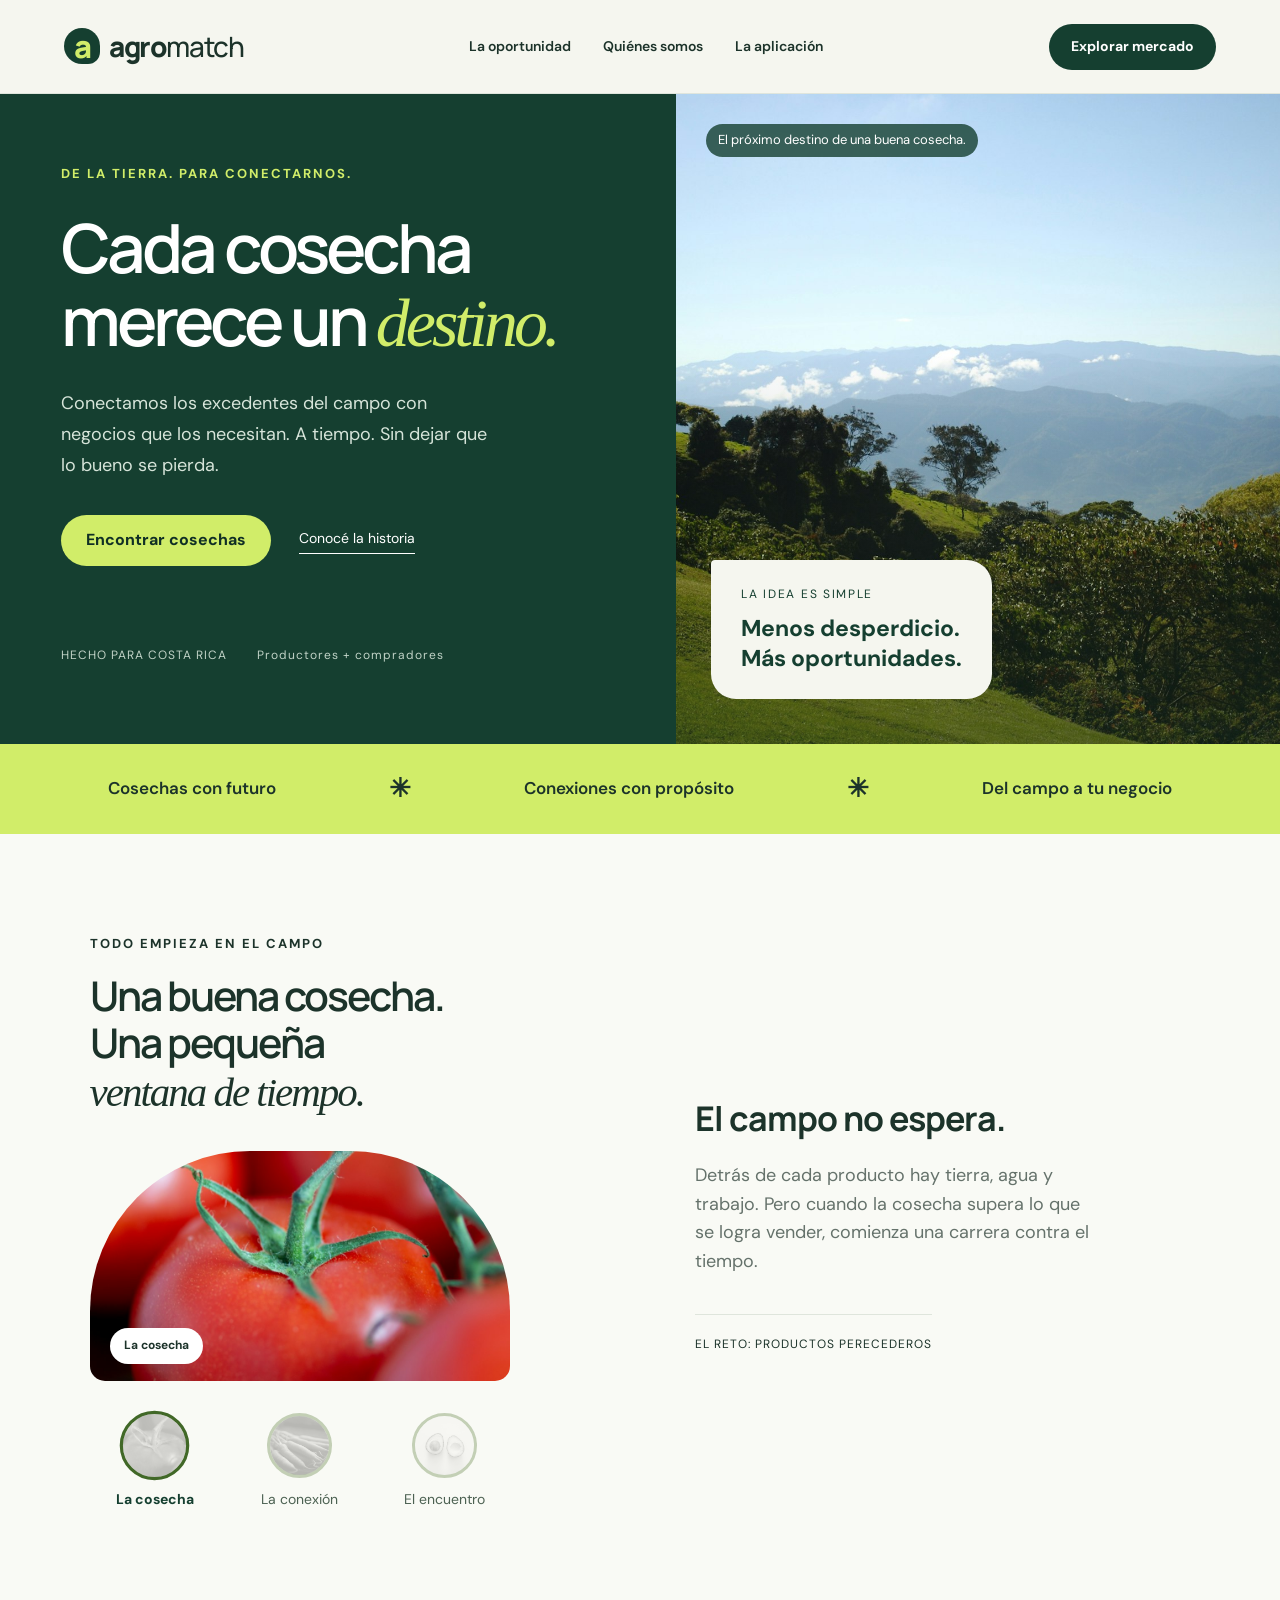
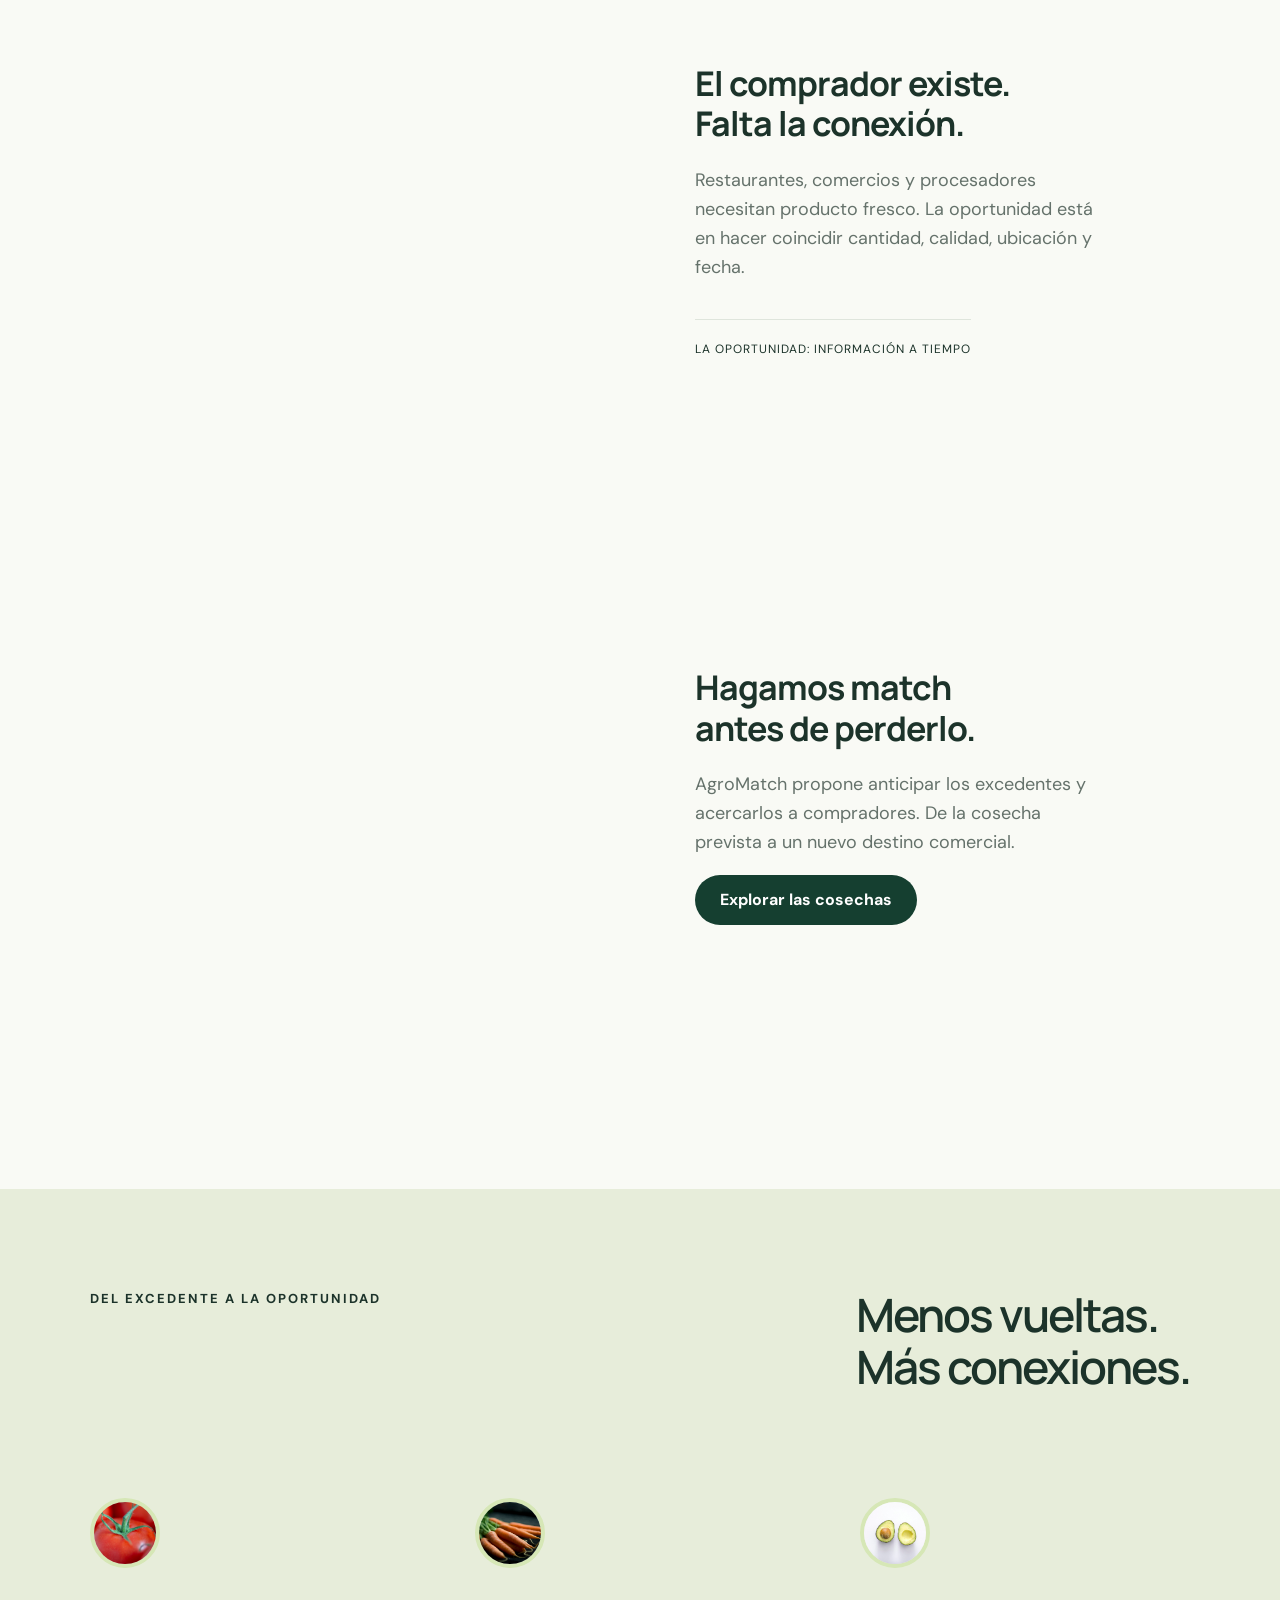
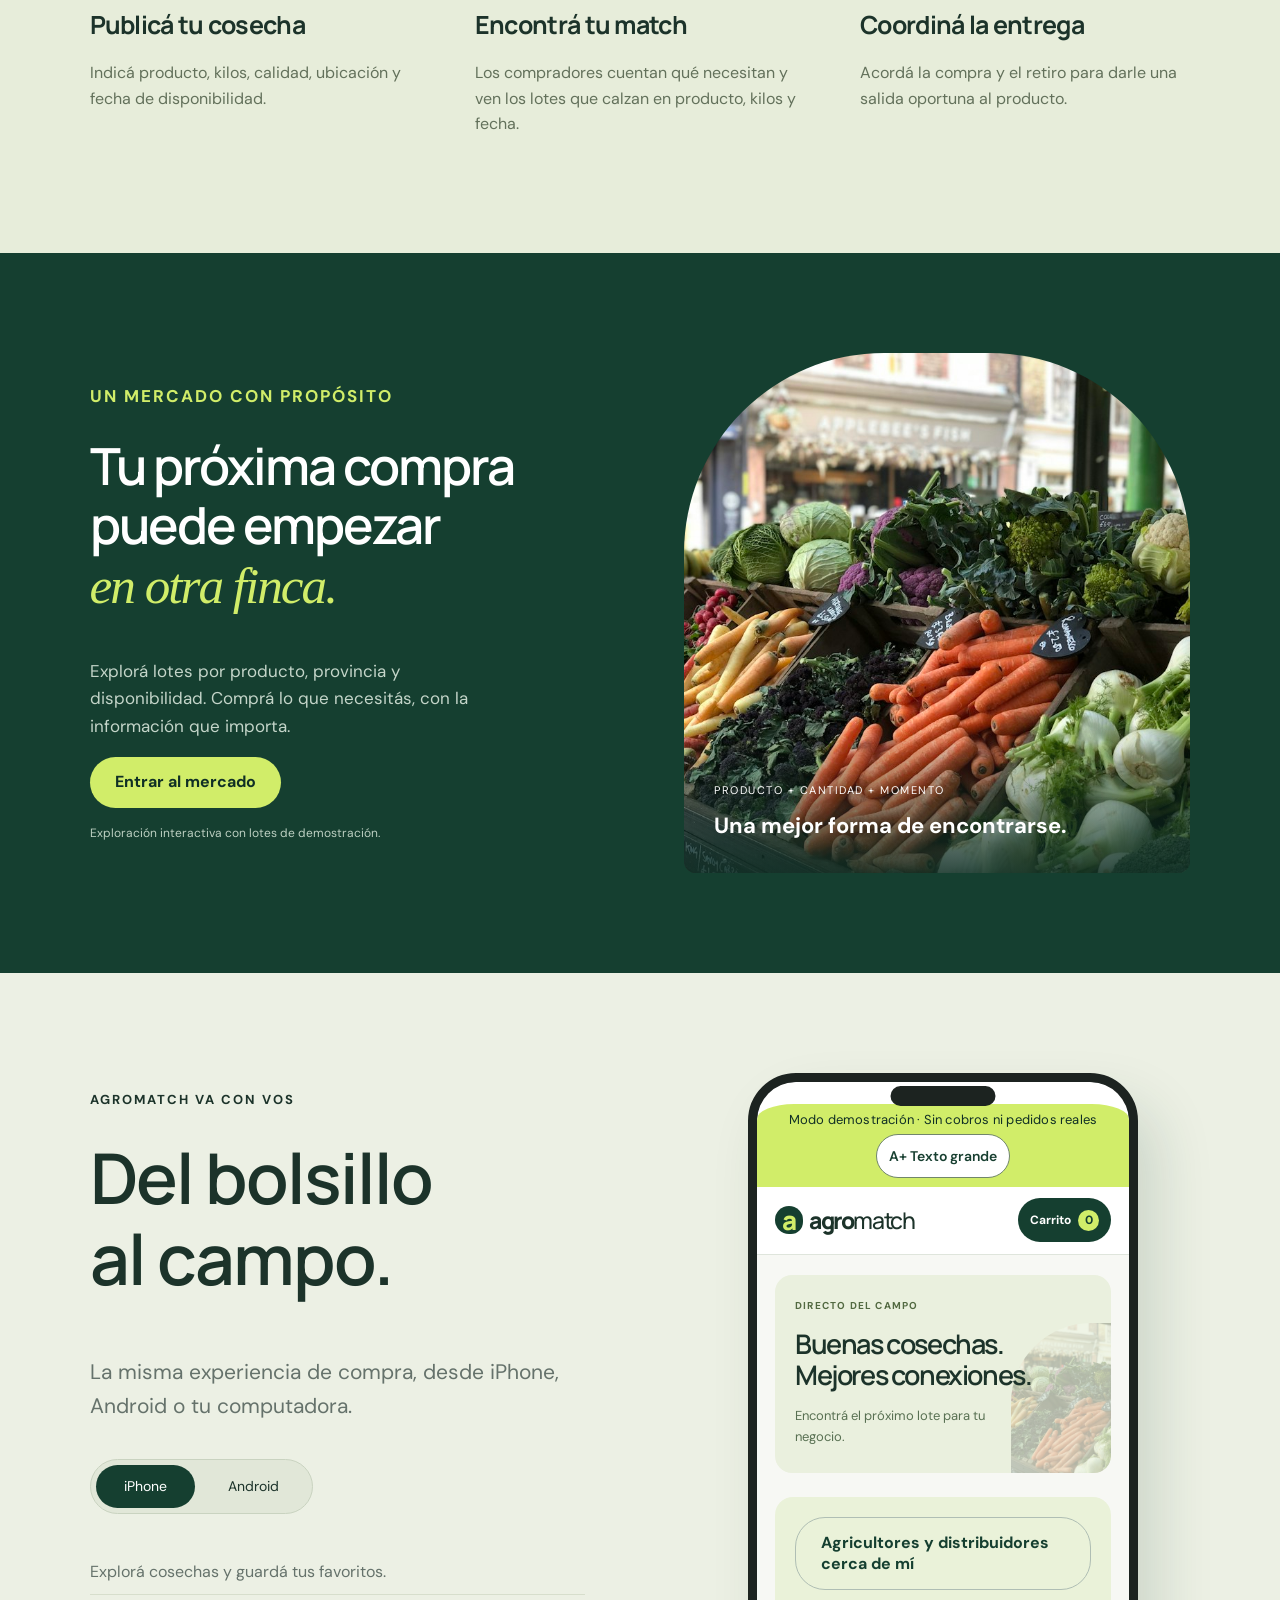
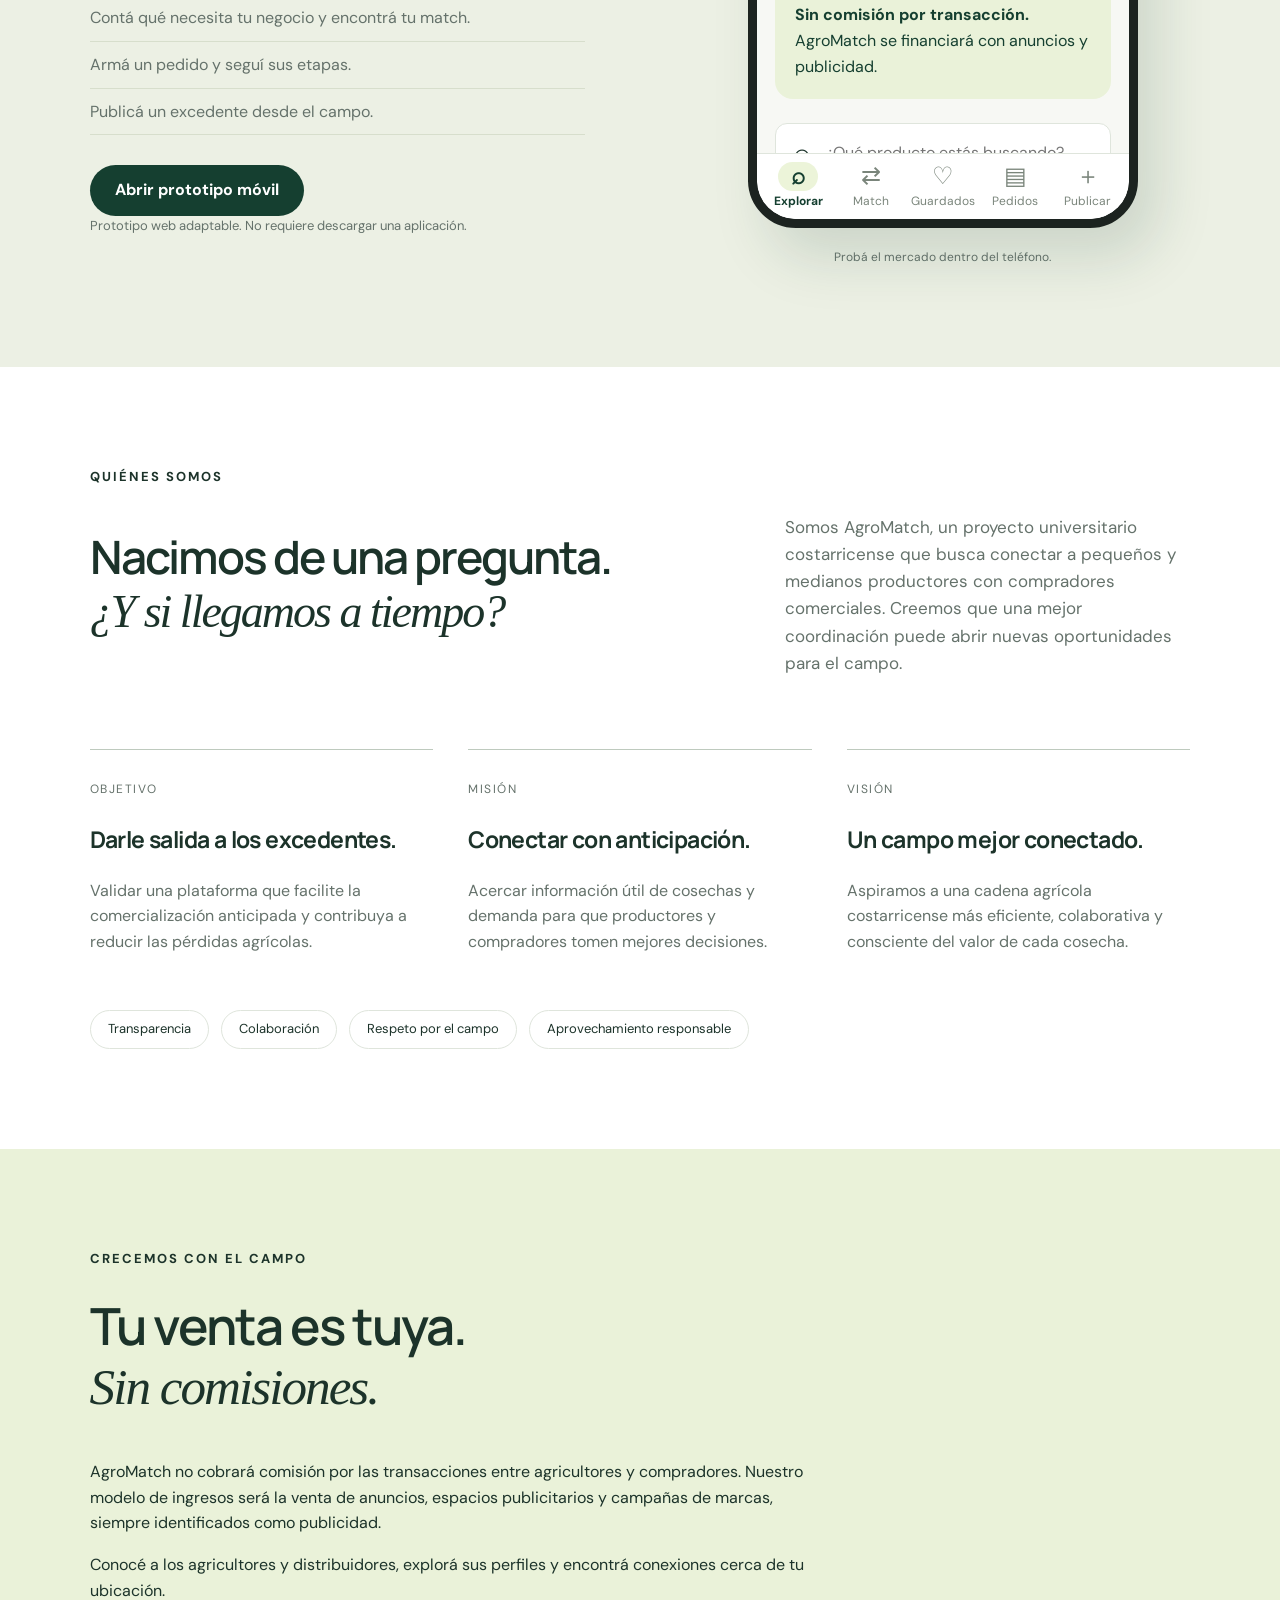
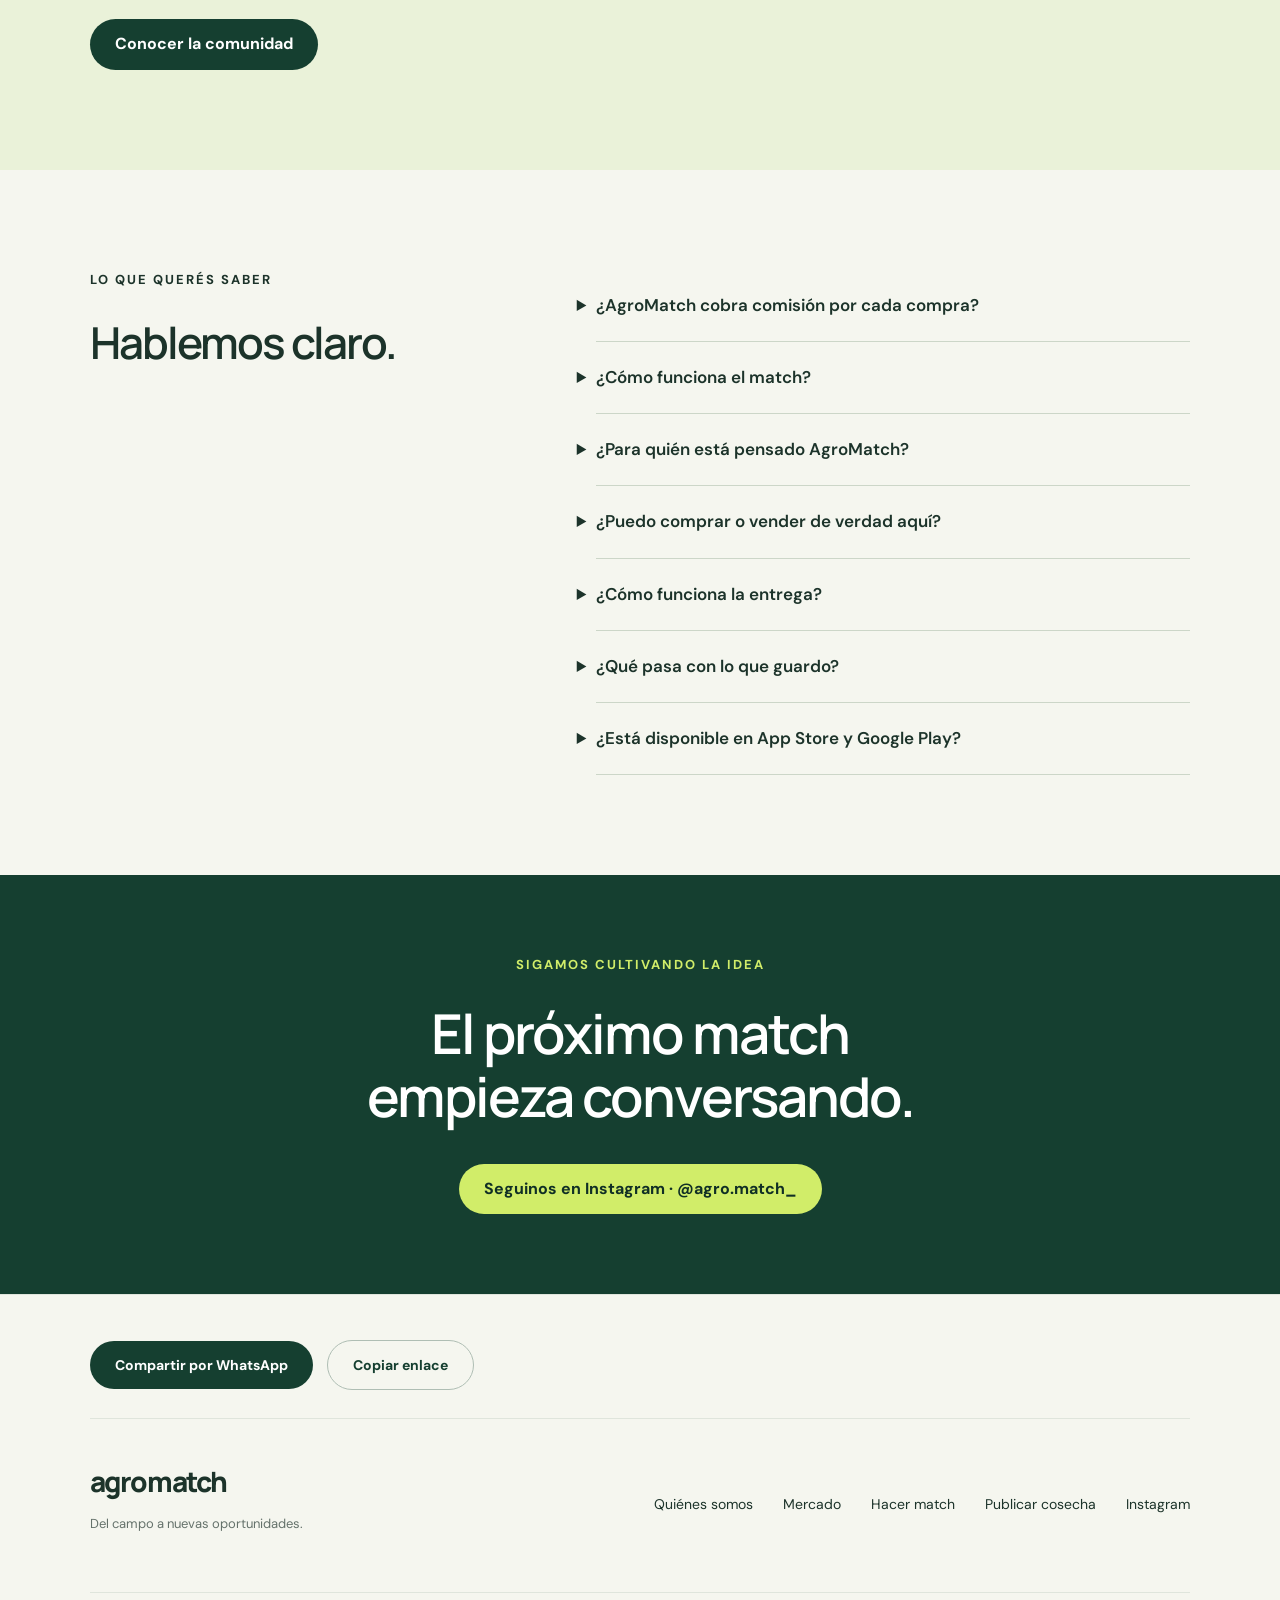
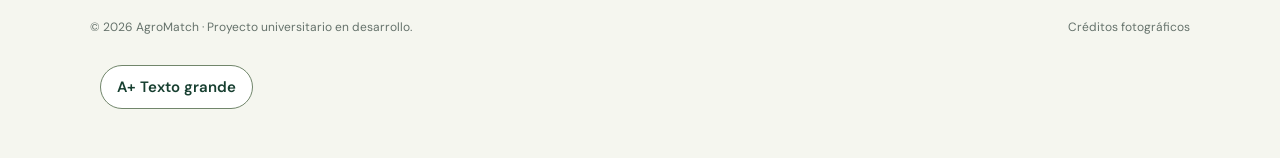
<file: index.html>
<!doctype html><html lang="es"><head><meta charset="utf-8"><meta name="viewport" content="width=device-width,initial-scale=1"><meta name="theme-color" content="#153f30"><meta name="description" content="AgroMatch conecta excedentes de cosecha con compradores comerciales en Costa Rica. Conocé el proyecto y explorá el mercado."><title>AgroMatch · Cada cosecha merece un destino</title>
<meta property="og:type" content="website">
<meta property="og:site_name" content="AgroMatch">
<meta property="og:locale" content="es_CR">
<meta property="og:title" content="AgroMatch · Cada cosecha merece un destino">
<meta property="og:description" content="Conectamos los excedentes del campo con negocios que los necesitan. Explorá cosechas de todo Costa Rica.">
<meta property="og:url" content="https://juan080305.github.io/agromatch/">
<meta property="og:image" content="https://juan080305.github.io/agromatch/imagenes/vista-previa.jpg">
<meta property="og:image:type" content="image/jpeg">
<meta property="og:image:width" content="1200">
<meta property="og:image:height" content="630">
<meta property="og:image:alt" content="AgroMatch: cada cosecha merece un destino">
<meta name="twitter:card" content="summary_large_image">
<meta name="mobile-web-app-capable" content="yes">
<meta name="apple-mobile-web-app-capable" content="yes">
<meta name="apple-mobile-web-app-title" content="AgroMatch">
<meta name="format-detection" content="telephone=no">
<link rel="icon" type="image/svg+xml" href="data:image/svg+xml,%3Csvg xmlns='http://www.w3.org/2000/svg' viewBox='0 0 64 64'%3E%3Crect width='64' height='64' rx='16' fill='%23153f30'/%3E%3Cpath d='M17 43 31 16h6l12 27h-9l-3-7H27l-3 7zm13-14h5l-2-6z' fill='%23d1ed69'/%3E%3C/svg%3E">
<link rel="icon" type="image/png" sizes="192x192" href="imagenes/iconos/icono-192.png">
<link rel="apple-touch-icon" href="imagenes/iconos/icono-apple.png">
<link rel="manifest" href="manifiesto.webmanifest">
<link rel="stylesheet" href="estilos.css"><link rel="stylesheet" href="accesibilidad.css"></head><body><a class="skip" href="#main">Ir al contenido</a><header class="site-nav"><a class="brand" href="index.html" aria-label="AgroMatch inicio"><span class="brand-icon">a</span>agro<span>match</span></a><nav aria-label="Principal"><a href="#historia">La oportunidad</a><a href="#nosotros">Quiénes somos</a><a href="#movil">La aplicación</a></nav><a class="button small" href="mercado.html">Explorar mercado</a></header><main id="main"><section class="hero"><div class="hero-copy"><p class="eyebrow">DE LA TIERRA. PARA CONECTARNOS.</p><h1>Cada cosecha<br>merece un <em>destino.</em></h1><p class="intro">Conectamos los excedentes del campo con negocios que los necesitan. A tiempo. Sin dejar que lo bueno se pierda.</p><div class="actions"><a class="button lime" href="mercado.html">Encontrar cosechas</a><a class="text-link" href="#historia">Conocé la historia</a></div><div class="hero-foot"><span>HECHO PARA COSTA RICA</span><span>Productores + compradores</span></div></div><div class="hero-visual"><span class="image-label">El próximo destino de una buena cosecha.</span><div class="floating-note"><span class="micro">LA IDEA ES SIMPLE</span><strong>Menos desperdicio.<br>Más oportunidades.</strong></div></div></section><section class="intro-strip"><span>Cosechas con futuro</span><b>✳</b><span>Conexiones con propósito</span><b>✳</b><span>Del campo a tu negocio</span></section><section class="story" id="historia"><div class="story-sticky"><p class="eyebrow">TODO EMPIEZA EN EL CAMPO</p><h2>Una buena cosecha.<br>Una pequeña<br><em>ventana de tiempo.</em></h2><div class="story-photo"><img src="imagenes/tomates.jpg" alt="Tomates maduros en racimo" loading="lazy"><span id="chapter-label">La cosecha</span></div><nav class="harvest-progress" aria-label="Recorrido de la cosecha"><button type="button" class="harvest-stop" data-story="0" aria-label="Ir a la cosecha"><span class="vegetable-circle"><img src="imagenes/tomates.jpg" alt=""><span class="vegetable-fill"><img src="imagenes/tomates.jpg" alt=""></span></span><span>La cosecha</span></button><button type="button" class="harvest-stop" data-story="1" aria-label="Ir a la conexión"><span class="vegetable-circle"><img src="imagenes/zanahorias.jpg" alt=""><span class="vegetable-fill"><img src="imagenes/zanahorias.jpg" alt=""></span></span><span>La conexión</span></button><button type="button" class="harvest-stop" data-story="2" aria-label="Ir a el encuentro"><span class="vegetable-circle"><img src="imagenes/aguacate.jpg" alt=""><span class="vegetable-fill"><img src="imagenes/aguacate.jpg" alt=""></span></span><span>El encuentro</span></button></nav></div><div class="story-chapters"><article data-chapter="La cosecha" class="reveal"><h3>El campo no espera.</h3><p>Detrás de cada producto hay tierra, agua y trabajo. Pero cuando la cosecha supera lo que se logra vender, comienza una carrera contra el tiempo.</p><span class="chapter-tag">El reto: productos perecederos</span></article><article data-chapter="La conexión" class="reveal"><h3>El comprador existe.<br>Falta la conexión.</h3><p>Restaurantes, comercios y procesadores necesitan producto fresco. La oportunidad está en hacer coincidir cantidad, calidad, ubicación y fecha.</p><span class="chapter-tag">La oportunidad: información a tiempo</span></article><article data-chapter="El encuentro" class="reveal"><h3>Hagamos match<br>antes de perderlo.</h3><p>AgroMatch propone anticipar los excedentes y acercarlos a compradores. De la cosecha prevista a un nuevo destino comercial.</p><a href="mercado.html" class="button">Explorar las cosechas</a></article></div></section>
<section class="how section" id="funciona"><div><p class="eyebrow">DEL EXCEDENTE A LA OPORTUNIDAD</p><h2>Menos vueltas.<br>Más conexiones.</h2></div><div class="steps"><article><img class="step-vegetable" src="imagenes/tomates.jpg" alt=""><h3>Publicá tu cosecha</h3><p>Indicá producto, kilos, calidad, ubicación y fecha de disponibilidad.</p></article><article><img class="step-vegetable" src="imagenes/zanahorias.jpg" alt=""><h3>Encontrá tu match</h3><p>Los compradores cuentan qué necesitan y ven los lotes que calzan en producto, kilos y fecha.</p></article><article><img class="step-vegetable" src="imagenes/aguacate.jpg" alt=""><h3>Coordiná la entrega</h3><p>Acordá la compra y el retiro para darle una salida oportuna al producto.</p></article></div></section>
<section class="market-teaser section"><div class="teaser-copy"><p class="eyebrow">UN MERCADO CON PROPÓSITO</p><h2>Tu próxima compra<br>puede empezar<br><em>en otra finca.</em></h2><p>Explorá lotes por producto, provincia y disponibilidad. Comprá lo que necesitás, con la información que importa.</p><a class="button lime" href="mercado.html">Entrar al mercado</a><small>Exploración interactiva con lotes de demostración.</small></div><div class="teaser-photo"><img src="imagenes/vegetales.jpg" alt="Variedad de vegetales frescos en un mercado" loading="lazy"><div class="photo-caption"><span>PRODUCTO + CANTIDAD + MOMENTO</span><strong>Una mejor forma de encontrarse.</strong></div></div></section>
<section class="section mobile-showcase" id="movil"><div><p class="eyebrow">AGROMATCH VA CON VOS</p><h2>Del bolsillo<br>al campo.</h2><p class="lead">La misma experiencia de compra, desde iPhone, Android o tu computadora.</p><div class="device-switch" role="group" aria-label="Elegir prototipo móvil"><button class="active" data-device="ios" aria-pressed="true">iPhone</button><button data-device="android" aria-pressed="false">Android</button></div><ul class="plain-list"><li>Explorá cosechas y guardá tus favoritos.</li><li>Contá qué necesita tu negocio y encontrá tu match.</li><li>Armá un pedido y seguí sus etapas.</li><li>Publicá un excedente desde el campo.</li></ul><a id="open-mobile" class="button" href="mercado.html?dispositivo=ios" target="_blank" rel="noopener">Abrir prototipo móvil</a><p class="fine">Prototipo web adaptable. No requiere descargar una aplicación.</p></div><div class="phone-area"><div class="phone ios" id="phone"><div class="phone-hardware" aria-hidden="true"></div><iframe id="app-preview" title="Prototipo interactivo de AgroMatch para iPhone" src="mercado.html?dispositivo=ios&amp;incrustado=1" loading="lazy"></iframe></div><span class="phone-caption">Probá el mercado dentro del teléfono.</span></div></section>
<section class="about section" id="nosotros"><p class="eyebrow">QUIÉNES SOMOS</p><div class="about-heading"><h2>Nacimos de una pregunta.<br><em>¿Y si llegamos a tiempo?</em></h2><p>Somos AgroMatch, un proyecto universitario costarricense que busca conectar a pequeños y medianos productores con compradores comerciales. Creemos que una mejor coordinación puede abrir nuevas oportunidades para el campo.</p></div><div class="purpose-grid"><article><span>OBJETIVO</span><h3>Darle salida a los excedentes.</h3><p>Validar una plataforma que facilite la comercialización anticipada y contribuya a reducir las pérdidas agrícolas.</p></article><article><span>MISIÓN</span><h3>Conectar con anticipación.</h3><p>Acercar información útil de cosechas y demanda para que productores y compradores tomen mejores decisiones.</p></article><article><span>VISIÓN</span><h3>Un campo mejor conectado.</h3><p>Aspiramos a una cadena agrícola costarricense más eficiente, colaborativa y consciente del valor de cada cosecha.</p></article></div><div class="values"><span>Transparencia</span><span>Colaboración</span><span>Respeto por el campo</span><span>Aprovechamiento responsable</span></div></section>
<section class="section community-promo"><p class="eyebrow">CRECEMOS CON EL CAMPO</p><h2>Tu venta es tuya.<br><em>Sin comisiones.</em></h2><p>AgroMatch no cobrará comisión por las transacciones entre agricultores y compradores. Nuestro modelo de ingresos será la venta de anuncios, espacios publicitarios y campañas de marcas, siempre identificados como publicidad.</p><p>Conocé a los agricultores y distribuidores, explorá sus perfiles y encontrá conexiones cerca de tu ubicación.</p><a class="button" href="comunidad.html">Conocer la comunidad</a></section><section class="section faq-section"><div><p class="eyebrow">LO QUE QUERÉS SABER</p><h2>Hablemos claro.</h2></div><div class="faq"><details><summary>¿AgroMatch cobra comisión por cada compra?</summary><p>No. AgroMatch no cobra comisión por transacción. Se financiará con anuncios y otras formas de publicidad claramente identificadas. Los eventuales costos de transporte o de proveedores de pago son independientes y deben informarse antes de confirmar una compra.</p></details><details><summary>¿Cómo funciona el match?</summary><p>Contás qué producto, cuántos kilos y para cuándo lo necesitás. AgroMatch compara tu solicitud con los lotes publicados y te muestra cuáles calzan en todo y qué le falta a los demás: kilos, fecha, provincia o precio. Los productores ven esas solicitudes y pueden publicar un lote para responderlas.</p></details><details><summary>¿Para quién está pensado AgroMatch?</summary><p>Para pequeños y medianos productores agrícolas y compradores comerciales: restaurantes, hoteles, comercios y procesadores.</p></details><details><summary>¿Puedo comprar o vender de verdad aquí?</summary><p>Esta versión es un prototipo. Podés recorrer el catálogo, publicar lotes de prueba y simular pedidos. No hay cobros, envíos ni transacciones reales.</p></details><details><summary>¿Cómo funciona la entrega?</summary><p>El modelo contempla coordinar el retiro entre productor y comprador. En el prototipo podés elegir retiro en finca y recorrer un seguimiento simulado.</p></details><details><summary>¿Qué pasa con lo que guardo?</summary><p>El carrito, favoritos, lotes y pedidos de prueba se guardan únicamente en este navegador. No se envían a productores ni se comparten con otros dispositivos. Podés borrarlos desde el mercado.</p></details><details><summary>¿Está disponible en App Store y Google Play?</summary><p>Por ahora se puede probar desde el navegador de iPhone y Android. Las vistas móviles muestran el recorrido propuesto; todavía no son aplicaciones publicadas en las tiendas.</p></details></div></section>
<section class="instagram-section"><p class="eyebrow">SIGAMOS CULTIVANDO LA IDEA</p><h2>El próximo match<br>empieza conversando.</h2><a class="button lime" href="https://www.instagram.com/agro.match_/" target="_blank" rel="noopener noreferrer">Seguinos en Instagram · @agro.match_</a></section>
</main><footer><div><a class="brand" href="index.html">agromatch</a><p>Del campo a nuevas oportunidades.</p></div><div class="footer-links"><a href="#nosotros">Quiénes somos</a><a href="mercado.html">Mercado</a><a href="mercado.html?vista=solicitudes">Hacer match</a><a href="mercado.html?vista=publicar">Publicar cosecha</a><a href="https://www.instagram.com/agro.match_/" target="_blank" rel="noopener noreferrer">Instagram</a></div><div class="footer-bottom"><span>© 2026 AgroMatch · Proyecto universitario en desarrollo.</span><span><a href="creditos.html">Créditos fotográficos</a></span></div></footer><script src="inicio.js"></script><script src="accesibilidad.js"></script></body></html>
</file>
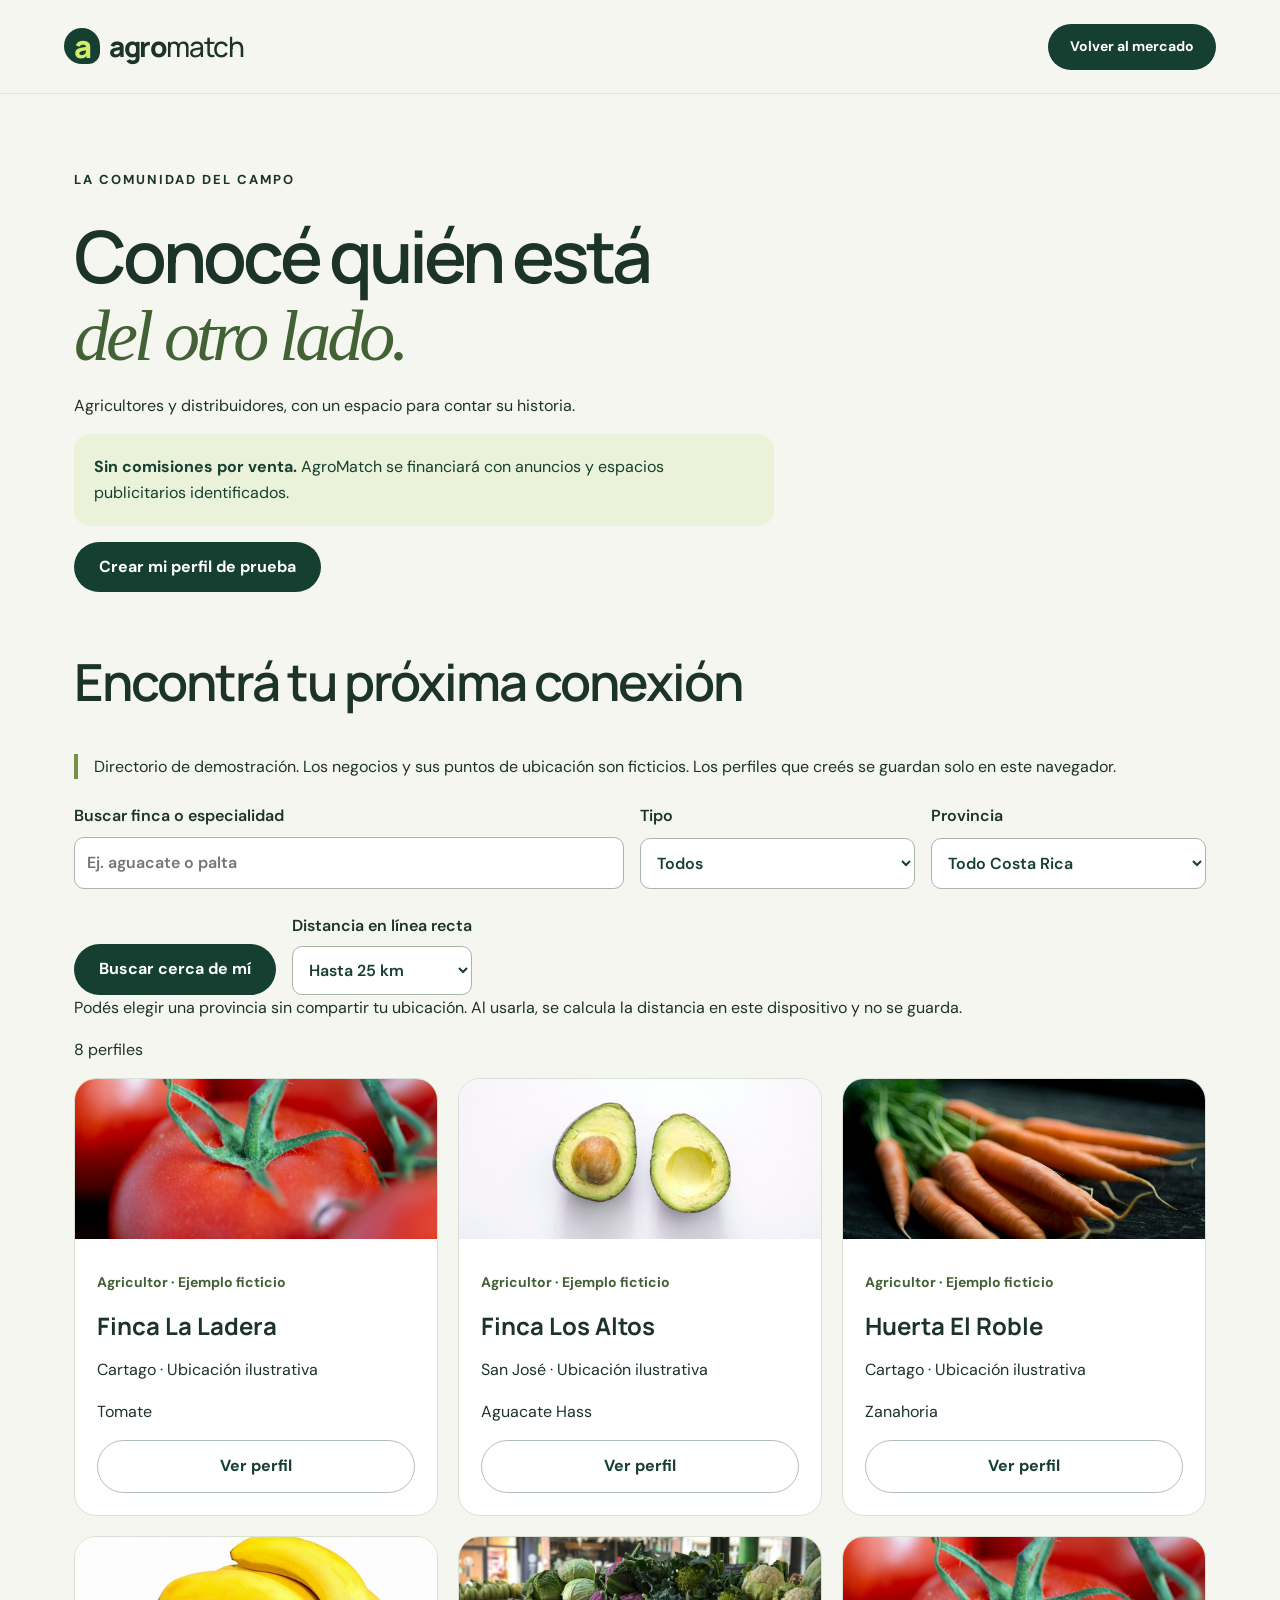
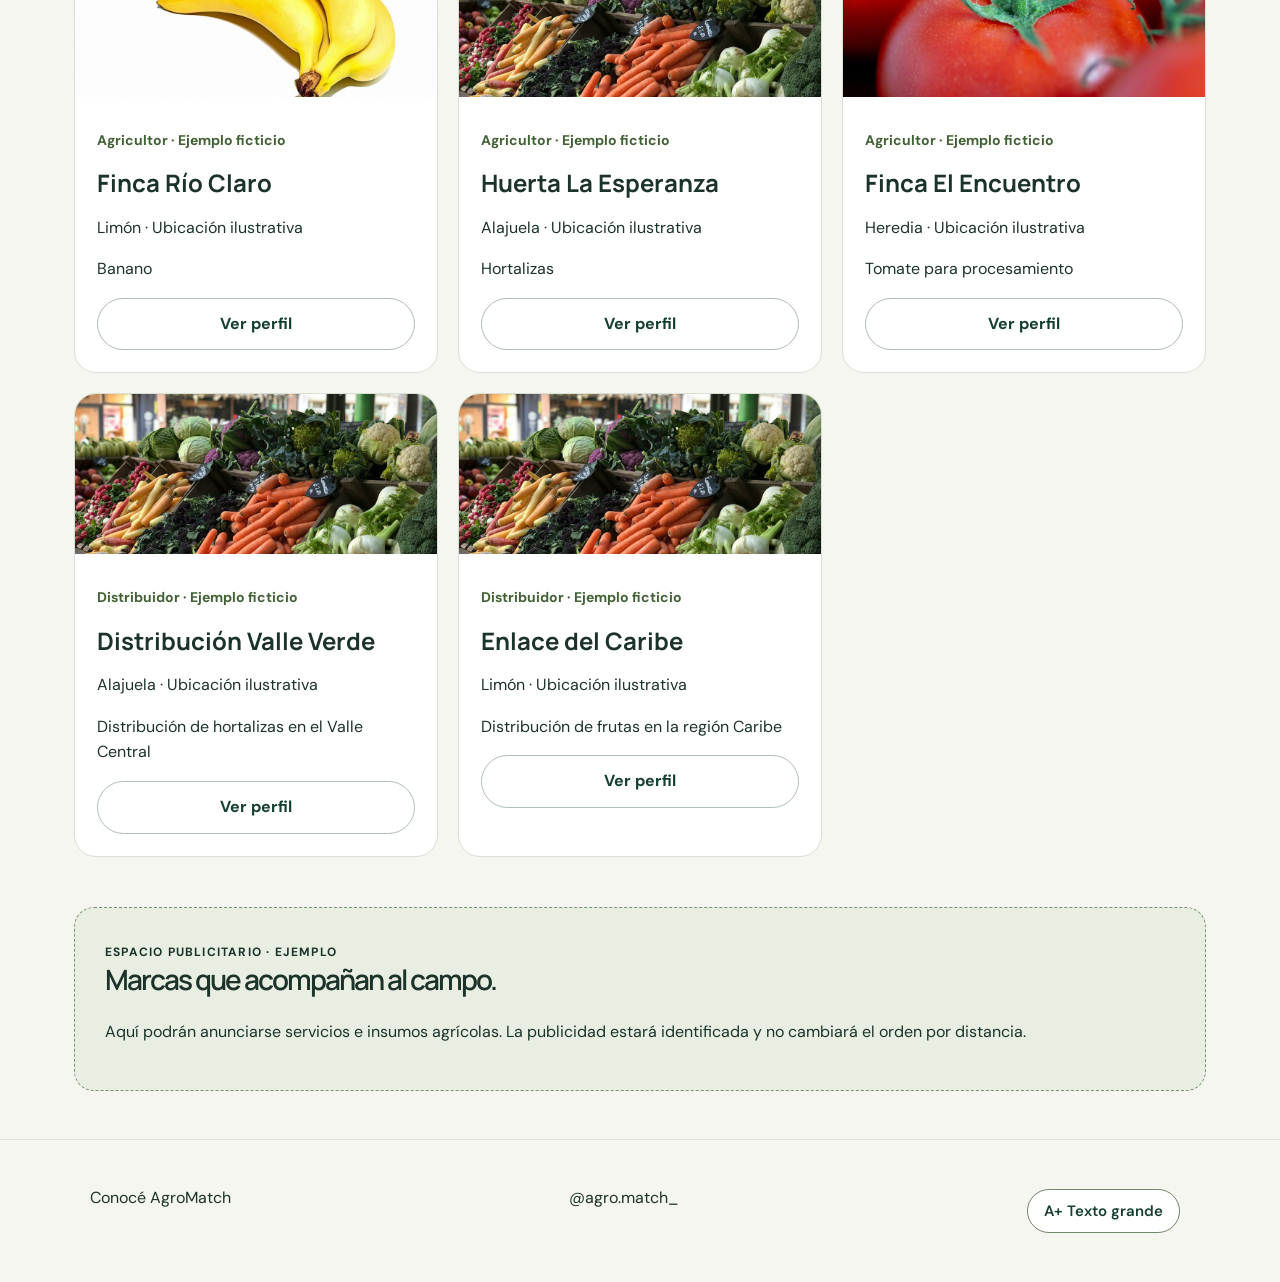
<file: comunidad.html>
<!doctype html>
<html lang="es"><head><meta charset="utf-8"><meta name="viewport" content="width=device-width,initial-scale=1"><meta name="theme-color" content="#153f30"><meta name="description" content="Conocé a los agricultores y distribuidores de AgroMatch, explorá sus perfiles y encontrá conexiones cerca de vos."><title>La comunidad del campo · AgroMatch</title>
<meta property="og:type" content="website">
<meta property="og:site_name" content="AgroMatch">
<meta property="og:locale" content="es_CR">
<meta property="og:title" content="La comunidad del campo · AgroMatch">
<meta property="og:description" content="Agricultores y distribuidores con un espacio para contar su historia. Sin comisiones por venta.">
<meta property="og:url" content="https://juan080305.github.io/agromatch/comunidad.html">
<meta property="og:image" content="https://juan080305.github.io/agromatch/imagenes/vista-previa.jpg">
<meta property="og:image:type" content="image/jpeg">
<meta property="og:image:width" content="1200">
<meta property="og:image:height" content="630">
<meta property="og:image:alt" content="AgroMatch: cada cosecha merece un destino">
<meta name="twitter:card" content="summary_large_image">
<meta name="mobile-web-app-capable" content="yes">
<meta name="apple-mobile-web-app-capable" content="yes">
<meta name="apple-mobile-web-app-title" content="AgroMatch">
<meta name="format-detection" content="telephone=no">
<link rel="icon" type="image/png" sizes="192x192" href="imagenes/iconos/icono-192.png">
<link rel="apple-touch-icon" href="imagenes/iconos/icono-apple.png">
<link rel="manifest" href="manifiesto.webmanifest">
<link rel="stylesheet" href="estilos.css"><link rel="stylesheet" href="accesibilidad.css"><link rel="stylesheet" href="comunidad.css"></head>
<body><a class="skip" href="#main">Ir a la comunidad</a><header class="site-nav"><a class="brand" href="index.html" aria-label="AgroMatch inicio"><span class="brand-icon">a</span>agro<span>match</span></a><a class="button small" href="mercado.html">Volver al mercado</a></header>
<main id="main" class="community-main"><section class="community-hero"><p class="eyebrow">LA COMUNIDAD DEL CAMPO</p><h1>Conocé quién está<br><em>del otro lado.</em></h1><p>Agricultores y distribuidores, con un espacio para contar su historia.</p><p class="commission-note"><strong>Sin comisiones por venta.</strong> AgroMatch se financiará con anuncios y espacios publicitarios identificados.</p><button class="button" id="create-profile">Crear mi perfil de prueba</button></section>
<section class="directory" aria-labelledby="directory-title"><h2 id="directory-title">Encontrá tu próxima conexión</h2><p class="demo-notice">Directorio de demostración. Los negocios y sus puntos de ubicación son ficticios. Los perfiles que creés se guardan solo en este navegador.</p><div class="directory-filters"><label>Buscar finca o especialidad<input id="directory-search" type="search" placeholder="Ej. aguacate o palta"></label><label>Tipo<select id="directory-role"><option value="">Todos</option><option>Agricultor</option><option>Distribuidor</option></select></label><label>Provincia<select id="directory-province"><option value="">Todo Costa Rica</option><option>Cartago</option><option>Alajuela</option><option>San José</option><option>Heredia</option><option>Guanacaste</option><option>Puntarenas</option><option>Limón</option></select></label></div>
<div class="nearby-controls"><button class="button" id="locate">Buscar cerca de mí</button><label>Distancia en línea recta<select id="radius"><option value="25">Hasta 25 km</option><option value="50">Hasta 50 km</option><option value="100">Hasta 100 km</option><option value="all">Sin límite</option></select></label><button class="button outline" id="clear-location" hidden>Dejar de usar mi ubicación</button></div><p id="location-status" role="status">Podés elegir una provincia sin compartir tu ubicación. Al usarla, se calcula la distancia en este dispositivo y no se guarda.</p>
<div class="nearby-map" id="nearby-map" hidden><h3>Alrededor de vos</h3><p>Esquema de distancias, no un mapa de rutas. Los puntos de muestra no son destinos reales.</p><svg id="radar" viewBox="0 0 400 280" role="img" aria-label="Distribución aproximada de los perfiles cercanos"></svg></div>
<p id="directory-count" role="status"></p><div id="directory-grid" class="directory-grid"></div></section>
<aside class="ad-example"><span>ESPACIO PUBLICITARIO · EJEMPLO</span><h2>Marcas que acompañan al campo.</h2><p>Aquí podrán anunciarse servicios e insumos agrícolas. La publicidad estará identificada y no cambiará el orden por distancia.</p></aside></main>
<dialog id="profile-dialog" aria-labelledby="profile-title"><button class="close-profile" aria-label="Cerrar perfil">×</button><div id="profile-content"></div></dialog>
<dialog id="edit-dialog" aria-labelledby="edit-title"><button class="close-profile" aria-label="Cerrar formulario">×</button><h2 id="edit-title">Mi perfil de prueba</h2><form id="profile-form"><input name="id" type="hidden"><label>Nombre de la finca o distribuidor<input name="name" maxlength="60" required></label><label>Tipo<select name="role"><option>Agricultor</option><option>Distribuidor</option></select></label><label>Provincia<select name="province"><option>Cartago</option><option>Alajuela</option><option>San José</option><option>Heredia</option><option>Guanacaste</option><option>Puntarenas</option><option>Limón</option></select></label><label>Zona o comunidad<input name="zone" maxlength="80" placeholder="Ej. Paraíso"></label><label>Productos o servicios<input name="specialty" maxlength="160" required placeholder="Ej. hortalizas; distribución regional"></label><label>Sobre tu trabajo<textarea name="bio" maxlength="500" rows="3" required></textarea></label><label>Condiciones de entrega<textarea name="delivery" maxlength="200" rows="2" required placeholder="Retiro coordinado o zonas de distribución"></textarea></label><details><summary>Ubicación opcional para aparecer por distancia</summary><p>Usá coordenadas de prueba. Sin coordenadas, tu perfil aparecerá por provincia.</p><label>Latitud<input name="lat" type="number" min="-90" max="90" step="any"></label><label>Longitud<input name="lng" type="number" min="-180" max="180" step="any"></label></details><p>No ingresés datos sensibles. Esto no crea una cuenta ni publica el perfil para otras personas.</p><button type="submit" class="button">Guardar perfil</button><p id="profile-error" role="alert"></p></form></dialog>
<footer><a href="index.html">Conocé AgroMatch</a><a href="https://www.instagram.com/agro.match_/" target="_blank" rel="noopener noreferrer">@agro.match_</a></footer><script src="diccionario-busqueda.js"></script><script src="comunidad.js"></script><script src="accesibilidad.js"></script></body></html>
</file>
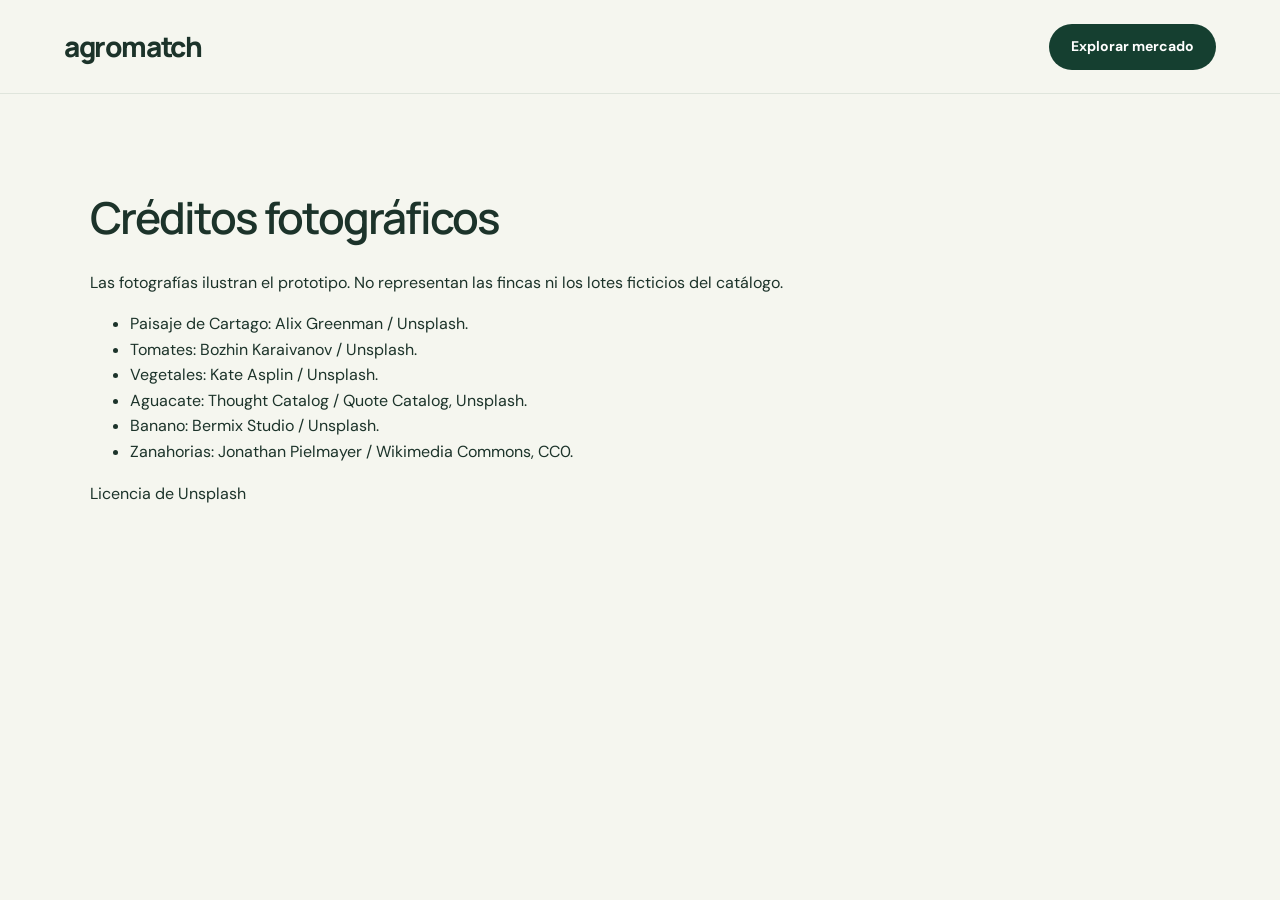
<file: creditos.html>
<!doctype html><html lang="es"><head><meta charset="utf-8"><meta name="viewport" content="width=device-width,initial-scale=1"><title>Créditos · AgroMatch</title><meta name="theme-color" content="#153f30"><link rel="icon" type="image/png" sizes="192x192" href="imagenes/iconos/icono-192.png"><link rel="apple-touch-icon" href="imagenes/iconos/icono-apple.png"><link rel="stylesheet" href="estilos.css"></head><body><header class="site-nav"><a class="brand" href="index.html">agromatch</a><a class="button small" href="mercado.html">Explorar mercado</a></header><main class="section"><h1 style="font-size:44px;letter-spacing:-2px">Créditos fotográficos</h1><p>Las fotografías ilustran el prototipo. No representan las fincas ni los lotes ficticios del catálogo.</p><ul><li><a href="https://unsplash.com/photos/aZoDrxdGG_A">Paisaje de Cartago: Alix Greenman / Unsplash.</a></li><li><a href="https://unsplash.com/photos/VyOc9n2YdAI">Tomates: Bozhin Karaivanov / Unsplash.</a></li><li><a href="https://unsplash.com/photos/Kljrykekuwo">Vegetales: Kate Asplin / Unsplash.</a></li><li><a href="https://unsplash.com/photos/EMX1eJ1BcgU">Aguacate: Thought Catalog / Quote Catalog, Unsplash.</a></li><li><a href="https://unsplash.com/photos/rn5WvCDqLsA">Banano: Bermix Studio / Unsplash.</a></li><li><a href="https://commons.wikimedia.org/wiki/File:Fresh_Carrots_(Unsplash).jpg">Zanahorias: Jonathan Pielmayer / Wikimedia Commons, CC0.</a></li></ul><p><a href="https://unsplash.com/license">Licencia de Unsplash</a></p></main></body></html>
</file>
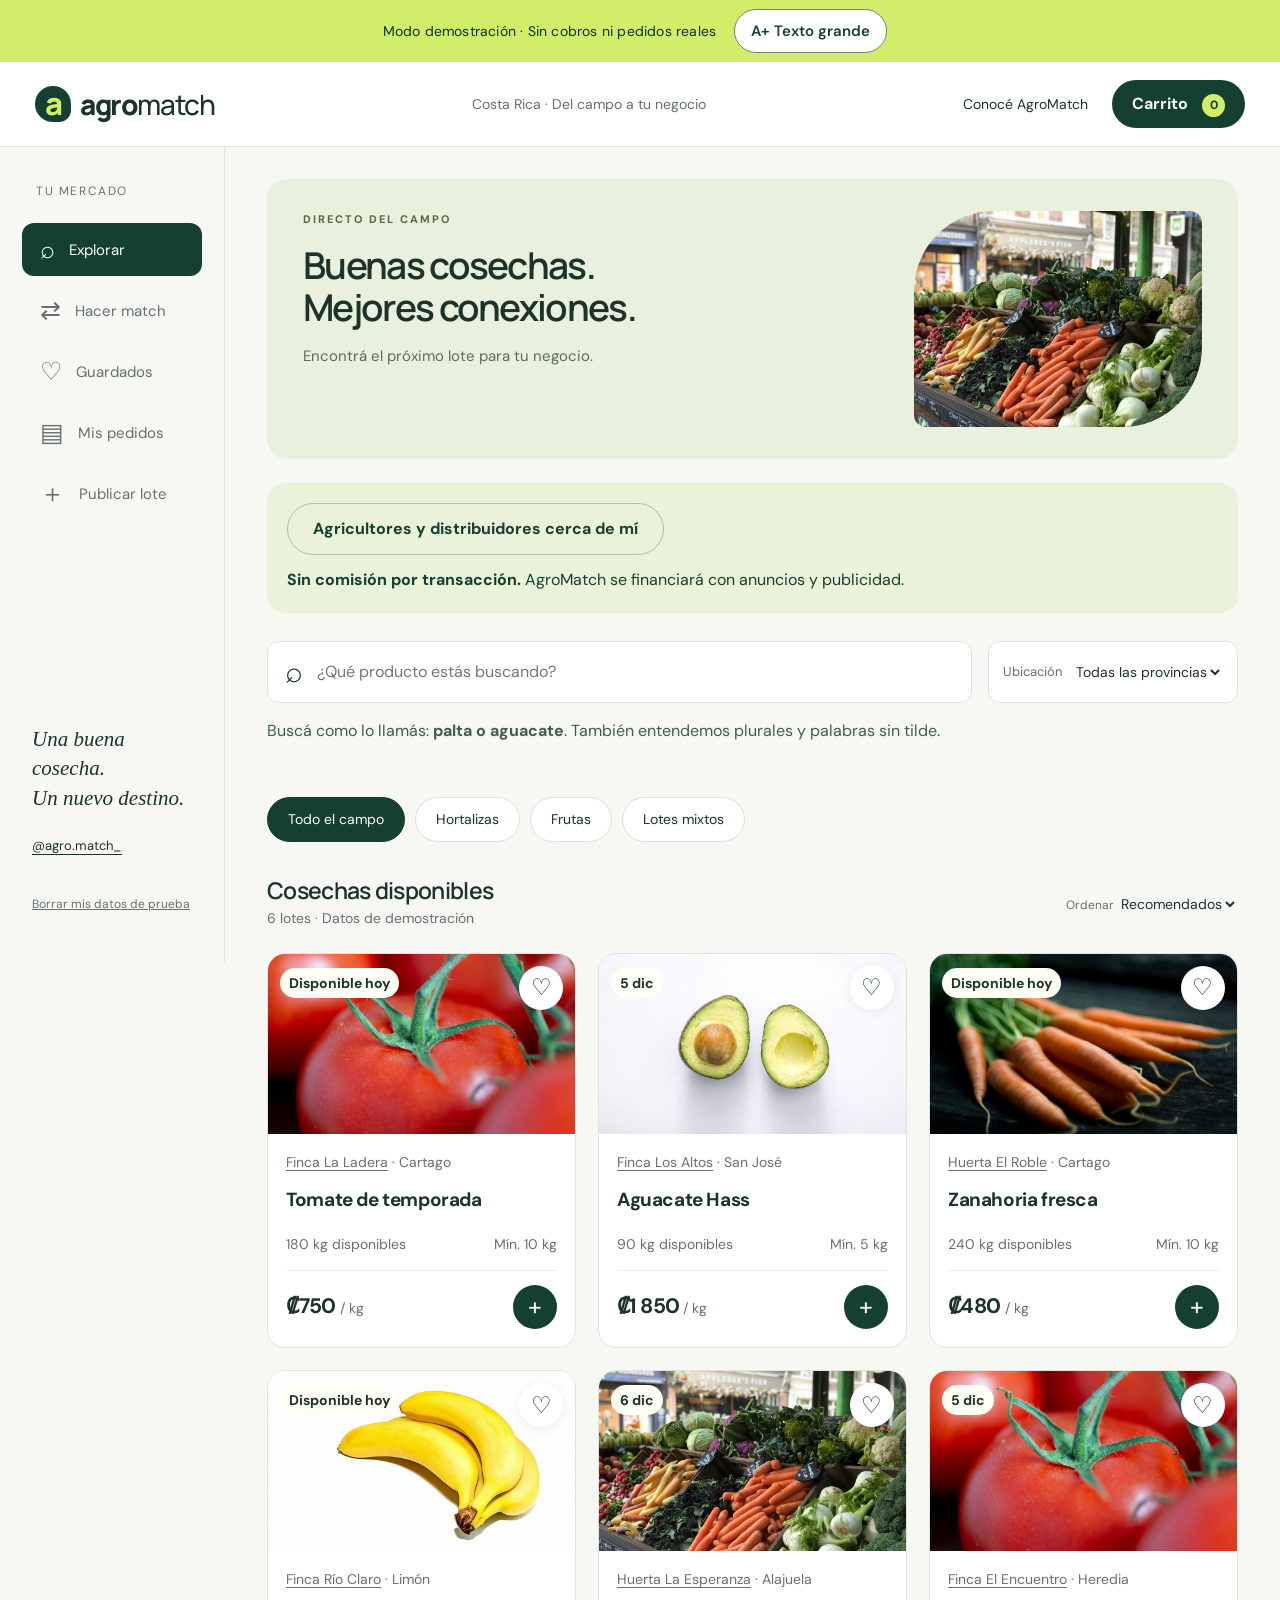
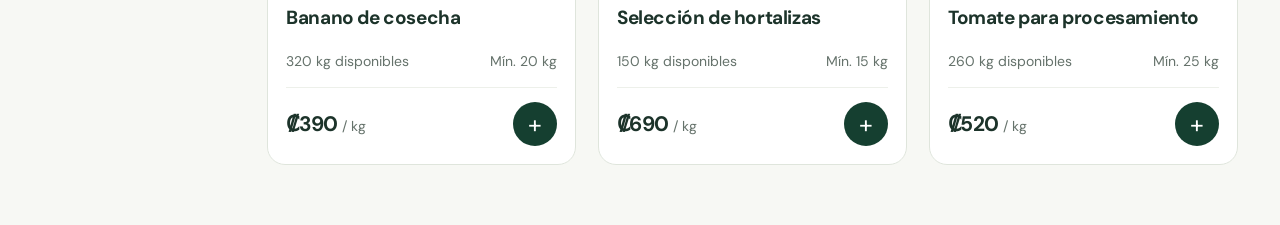
<file: mercado.html>
<!doctype html><html lang="es"><head><meta charset="utf-8"><meta name="viewport" content="width=device-width,initial-scale=1,viewport-fit=cover"><meta name="theme-color" content="#153f30"><meta name="apple-mobile-web-app-capable" content="yes"><meta name="apple-mobile-web-app-title" content="AgroMatch"><meta name="description" content="Explorá cosechas, guardá lotes y simulá pedidos en el mercado de AgroMatch."><title>Mercado · AgroMatch</title>
<meta property="og:type" content="website">
<meta property="og:site_name" content="AgroMatch">
<meta property="og:locale" content="es_CR">
<meta property="og:title" content="Mercado AgroMatch · Cosechas disponibles">
<meta property="og:description" content="Explorá lotes de cosecha por producto y provincia, guardá tus favoritos y simulá un pedido.">
<meta property="og:url" content="https://juan080305.github.io/agromatch/mercado.html">
<meta property="og:image" content="https://juan080305.github.io/agromatch/imagenes/vista-previa.jpg">
<meta property="og:image:type" content="image/jpeg">
<meta property="og:image:width" content="1200">
<meta property="og:image:height" content="630">
<meta property="og:image:alt" content="AgroMatch: cada cosecha merece un destino">
<meta name="twitter:card" content="summary_large_image">
<meta name="mobile-web-app-capable" content="yes">
<meta name="format-detection" content="telephone=no">
<link rel="icon" type="image/svg+xml" href="data:image/svg+xml,%3Csvg xmlns='http://www.w3.org/2000/svg' viewBox='0 0 64 64'%3E%3Crect width='64' height='64' rx='16' fill='%23153f30'/%3E%3Ctext x='13' y='49' fill='%23d1ed69' font-size='52' font-family='sans-serif'%3Ea%3C/text%3E%3C/svg%3E">
<link rel="icon" type="image/png" sizes="192x192" href="imagenes/iconos/icono-192.png">
<link rel="apple-touch-icon" href="imagenes/iconos/icono-apple.png">
<link rel="manifest" href="manifiesto.webmanifest">
<link rel="stylesheet" href="estilos.css"><link rel="stylesheet" href="mercado.css"><link rel="stylesheet" href="accesibilidad.css"><link rel="stylesheet" href="solicitudes.css"></head><body class="market-body"><a href="#market-main" class="skip">Ir al mercado</a><div class="demo-bar">Modo demostración · Sin cobros ni pedidos reales</div><header class="market-header"><a class="brand" href="index.html"><span class="brand-icon">a</span>agro<span>match</span></a><span class="location-label">Costa Rica · Del campo a tu negocio</span><div class="header-actions"><a class="back-site" href="index.html">Conocé AgroMatch</a><button class="cart-button" id="cart-open" aria-label="Abrir carrito">Carrito <span id="cart-count">0</span></button></div></header><div class="market-shell"><aside class="sidebar"><div class="side-label">TU MERCADO</div><button class="nav-item active" data-view="explore"><span>⌕</span>Explorar</button><button class="nav-item" data-view="match"><span>⇄</span>Hacer match</button><button class="nav-item" data-view="favorites"><span>♡</span>Guardados</button><button class="nav-item" data-view="orders"><span>▤</span>Mis pedidos</button><button class="nav-item" data-view="sell"><span>＋</span>Publicar lote</button><div class="sidebar-bottom"><p>Una buena cosecha.<br>Un nuevo destino.</p><a href="https://www.instagram.com/agro.match_/" target="_blank" rel="noopener noreferrer">@agro.match_</a><button id="reset-demo">Borrar mis datos de prueba</button></div></aside><main id="market-main"><section id="explore-view" class="market-view"><div class="market-welcome"><div><p class="eyebrow">DIRECTO DEL CAMPO</p><h1>Buenas cosechas.<br>Mejores conexiones.</h1><p>Encontrá el próximo lote para tu negocio.</p></div><img src="imagenes/vegetales.jpg" alt="Vegetales frescos" class="welcome-photo"></div><div class="community-entry"><a class="button outline" href="comunidad.html">Agricultores y distribuidores cerca de mí</a><p><strong>Sin comisión por transacción.</strong> AgroMatch se financiará con anuncios y publicidad.</p></div><div class="search-row"><label class="search-box"><span aria-hidden="true">⌕</span><input id="search" aria-describedby="search-help search-match" type="search" placeholder="¿Qué producto estás buscando?" aria-label="Buscar cosechas"></label><label class="province-filter"><span>Ubicación</span><select id="province"><option value="">Todas las provincias</option><option>Cartago</option><option>Alajuela</option><option>San José</option><option>Heredia</option><option>Guanacaste</option><option>Puntarenas</option><option>Limón</option></select></label></div><p id="search-help" class="search-help">Buscá como lo llamás: <b>palta o aguacate</b>. También entendemos plurales y palabras sin tilde.</p><p id="search-match" role="status" aria-live="polite"></p><div class="category-row" role="group" aria-label="Categorías"><button class="chip active" data-category="Todos" aria-pressed="true">Todo el campo</button><button class="chip" data-category="Hortalizas" aria-pressed="false">Hortalizas</button><button class="chip" data-category="Frutas" aria-pressed="false">Frutas</button><button class="chip" data-category="Mixtos" aria-pressed="false">Lotes mixtos</button></div><div class="results-header"><div><h2>Cosechas disponibles</h2><span id="results-count"></span></div><label>Ordenar <select id="sort"><option value="recommended">Recomendados</option><option value="price">Menor precio</option><option value="soon">Disponibilidad</option></select></label></div><div class="product-grid" id="products"></div></section><section id="match-view" class="market-view" hidden><p class="eyebrow">PARA COMPRADORES</p><h1>Contanos qué necesitás.</h1><p>Indicá el producto, los kilos y la fecha. Te mostramos los lotes que calzan y qué le falta a los demás.</p><div class="match-layout"><form id="request-form" class="surface"><h2>Tu solicitud</h2><label>Producto<input name="product" required maxlength="60" placeholder="Ej. tomate, palta o zanahoria" autocomplete="off"></label><div class="form-grid"><label>Kilos que necesitás<input name="kg" type="number" min="1" max="100000" step="1" value="50" required></label><label>Lo necesitás para<input name="date" type="date" required></label><label>Provincia de preferencia<select name="province"><option value="">Cualquiera</option><option>Cartago</option><option>Alajuela</option><option>San José</option><option>Heredia</option><option>Guanacaste</option><option>Puntarenas</option><option>Limón</option></select></label><label>Precio máximo por kg (₡)<input name="maxPrice" type="number" min="1" max="1000000" step="1" placeholder="Opcional"></label></div><label>Tu negocio<select name="business"><option>Restaurante</option><option>Hotel</option><option>Comercio</option><option>Procesadora</option><option>Otro</option></select></label><p class="fine">La solicitud se guarda solo en este navegador.</p><button class="button" type="submit">Buscar mi match</button><p id="request-error" class="form-error" role="alert"></p></form><div id="request-list" aria-live="polite"></div></div></section><section id="favorites-view" class="market-view" hidden><p class="eyebrow">TU SELECCIÓN</p><h1>Cosechas guardadas</h1><p>Los lotes que querés tener a mano.</p><div class="product-grid" id="favorites-grid"></div></section><section id="orders-view" class="market-view" hidden><p class="eyebrow">DE LA RESERVA AL RETIRO</p><h1>Mis pedidos</h1><p>Recorré las etapas de tus pedidos de demostración.</p><div id="orders-list"></div></section><section id="sell-view" class="market-view" hidden><p class="eyebrow">PARA PRODUCTORES</p><h1>Tu cosecha tiene lugar.</h1><p><a href="comunidad.html">Creá o editá el perfil de tu finca o distribuidor</a></p><p>Publicá un lote de prueba y mirá cómo lo encuentran los compradores.</p><div class="sell-layout"><form id="sell-form" class="surface"><h2>Datos de la cosecha</h2><label>Nombre del producto<input name="name" required maxlength="60" placeholder="Ej. Tomate de temporada"></label><div class="form-grid"><label>Categoría<select name="category"><option>Hortalizas</option><option>Frutas</option><option>Mixtos</option></select></label><label>Provincia<select name="province"><option>Cartago</option><option>Alajuela</option><option>San José</option><option>Heredia</option><option>Guanacaste</option><option>Puntarenas</option><option>Limón</option></select></label><label>Kilos disponibles<input name="stock" type="number" min="1" max="100000" step="1" value="100" required></label><label>Precio por kg (₡)<input name="price" type="number" min="1" max="1000000" step="1" value="850" required></label><label>Pedido mínimo (kg)<input name="min" type="number" min="1" max="100000" step="1" value="10" required></label><label>Disponible desde<input name="date" type="date" required></label></div><label>Nombre de la finca<input name="farm" required maxlength="60" placeholder="Nombre de prueba"></label><label>Calidad y presentación<textarea name="description" rows="3" maxlength="300" required placeholder="Describí madurez, presentación y condiciones de retiro."></textarea></label><p class="fine">El lote se guarda solo en este navegador. No ingresés información sensible.</p><button class="button" type="submit">Publicar lote de prueba</button><p id="sell-error" class="form-error" role="alert"></p></form><aside class="surface seller-summary"><span class="eyebrow">TU ACTIVIDAD</span><h2 id="seller-total">0 lotes</h2><p>Publicados desde este navegador.</p><div id="seller-list"></div><div class="seller-tip"><b>Un buen match empieza con buenos datos.</b><p>Una fecha clara, el volumen disponible y la calidad ayudan al comprador a decidir.</p></div></aside></div></section></main></div><nav class="bottom-nav" aria-label="Navegación móvil"><button class="active" data-view="explore"><span>⌕</span>Explorar</button><button data-view="match"><span>⇄</span>Match</button><button data-view="favorites"><span>♡</span>Guardados</button><button data-view="orders"><span>▤</span>Pedidos</button><button data-view="sell"><span>＋</span>Publicar</button></nav><dialog id="product-dialog" aria-labelledby="product-title"><button class="close-dialog" aria-label="Cerrar detalle">×</button><div id="product-detail"></div></dialog><dialog id="cart-dialog" aria-labelledby="cart-title"><button class="close-dialog" aria-label="Cerrar carrito">×</button><h2 id="cart-title">Tu pedido</h2><p class="fine">Compras de demostración · Precios en colones</p><div id="cart-items"></div><div id="checkout-section"><p class="commission-line">Comisión de AgroMatch <strong>₡0</strong></p><div class="cart-total"><span>Total de productos</span><strong id="cart-total"></strong></div><p class="fine">Retiro en finca. No se calculan fletes ni se realizan cobros.</p><form id="checkout-form"><label>Forma de entrega<select name="delivery"><option>Retiro en finca</option></select></label><label>Fecha propuesta de retiro<input id="pickup-date" type="date" required></label><fieldset class="payment-methods"><legend>¿Cómo querés pagar?</legend><label><input type="radio" name="payment" value="sinpe" checked> SINPE Móvil</label><label><input type="radio" name="payment" value="card"> Tarjeta de crédito o débito</label><label><input type="radio" name="payment" value="pickup"> Al retirar en finca</label></fieldset><section id="sinpe-panel" class="payment-info"><h3>SINPE Móvil</h3><p>El número de cobro aún no está configurado. <strong>No transfirás dinero.</strong></p><p>Podés adjuntar un comprobante de ejemplo ahora o después, desde Mis pedidos.</p><label>Comprobante de ejemplo (opcional)<input id="checkout-receipt" type="file" accept="image/jpeg,image/png,application/pdf" aria-describedby="receipt-help"></label><p id="receipt-help" class="fine">JPG, PNG o PDF, hasta 5 MB. Se guarda solo en este dispositivo. Usá un archivo sin datos personales.</p><p id="receipt-selection" role="status"></p></section><section id="card-panel" class="payment-info" hidden><h3>Tarjeta de crédito o débito</h3><p>Para cobrar con tarjeta se necesita una pasarela de pago. Aquí podés probar el resultado sin ingresar datos de tu tarjeta.</p><label>Resultado de la prueba<select id="card-result"><option value="approved">Pago de prueba aprobado</option><option value="declined">Pago de prueba rechazado</option></select></label></section><section id="pickup-panel" class="payment-info" hidden><h3>Pago al retirar</h3><p>El pago quedará pendiente hasta el retiro. En un pedido real, la finca debe aceptar esta modalidad.</p></section><label class="check-label"><input type="checkbox" required> Entiendo que este pedido es una simulación.</label><button class="button wide" type="submit">Confirmar pedido de prueba</button><p class="form-error" id="checkout-error" role="alert"></p></form></div></dialog><dialog id="reset-dialog" aria-labelledby="reset-title"><h2 id="reset-title">¿Borrar tus datos de prueba?</h2><p>Se eliminarán el carrito, los favoritos, tus lotes, tus solicitudes y los pedidos guardados en este navegador.</p><div class="actions"><button class="button outline close-dialog">Conservar</button><button class="button" id="confirm-reset">Borrar datos</button></div></dialog><div class="toast" id="toast" role="status" aria-live="polite"></div><script src="diccionario-busqueda.js"></script><script src="comprobantes.js"></script><script src="mercado.js"></script><script src="accesibilidad.js"></script><dialog id="receipt-dialog" aria-labelledby="receipt-title"><button class="close-dialog" aria-label="Cerrar comprobante">×</button><h2 id="receipt-title">Comprobante de SINPE</h2><p>Adjuntá un archivo de ejemplo. No se envía al banco ni al productor.</p><form id="receipt-form"><label>Archivo JPG, PNG o PDF (hasta 5 MB)<input id="order-receipt" type="file" accept="image/jpeg,image/png,application/pdf" required></label><button class="button" type="submit">Guardar comprobante</button><p id="order-receipt-error" class="form-error" role="alert"></p></form></dialog><script src="pagos.js"></script><script src="mercado-mejoras.js"></script><script src="solicitudes.js"></script></body></html>
</file>
<file: estilos.css>
@import url('https://fonts.googleapis.com/css2?family=DM+Sans:wght@400;500;600;700&family=Manrope:wght@400;500;600;700;800&display=swap');
:root{--forest:#153f30;--deep:#102f25;--lime:#d1ed69;--paper:#f5f6ef;--ink:#1c332a;--muted:#65726b;--line:#dfe5dc;--white:#fff;--radius:22px}*{box-sizing:border-box}html{scroll-behavior:smooth;scroll-padding-top:95px}body{margin:0;background:var(--paper);color:var(--ink);font:16px/1.6 'DM Sans',sans-serif}h1,h2,h3,h4,p{margin-top:0}h1,h2,h3,.brand{font-family:Manrope,sans-serif}a{color:inherit;text-decoration:none}button,input,select,textarea{font:inherit}button,a,input,select,textarea{touch-action:manipulation}button{cursor:pointer}button:disabled{cursor:not-allowed;opacity:.5}a:focus-visible,button:focus-visible,input:focus-visible,select:focus-visible,summary:focus-visible{outline:3px solid #c17126;outline-offset:4px}.skip{position:fixed;top:-70px;background:white;padding:12px;z-index:99}.skip:focus{top:0}.site-nav{height:94px;display:flex;align-items:center;justify-content:space-between;padding:0 5%;background:var(--paper);position:sticky;top:0;z-index:20;border-bottom:1px solid var(--line)}.brand{font-size:28px;font-weight:800;letter-spacing:-1.4px;display:inline-flex;align-items:center;gap:0}.brand>span:not(.brand-icon){font-weight:500}.brand-icon{display:inline-grid;place-items:center;background:var(--forest);color:var(--lime);width:36px;height:36px;border-radius:50% 50% 12px 50%;margin-right:9px;font-size:31px;line-height:1}.brand i{font:12px sans-serif;align-self:flex-start;margin-top:10px;margin-left:3px}.site-nav nav{display:flex;gap:32px;font-size:14px;font-weight:600}.button{border:0;background:var(--forest);color:white;padding:15px 25px;border-radius:30px;display:inline-flex;align-items:center;justify-content:center;gap:10px;font-weight:700;line-height:1.3;min-height:46px}.button:hover{filter:brightness(1.09);transform:translateY(-1px)}.button.small{padding:12px 22px;font-size:14px}.button.lime{background:var(--lime);color:var(--deep)}.button.outline{background:transparent;color:var(--forest);border:1px solid #afbeb4}.hero{display:grid;grid-template-columns:1.12fr 1fr;min-height:650px;background:var(--forest);color:white}.hero-copy{padding:70px 8% 38px 9%}.eyebrow{font-size:13px;font-weight:700;letter-spacing:2px;margin-bottom:26px}.hero .eyebrow{color:var(--lime)}h1{font-size:clamp(44px,5.3vw,80px);line-height:1.08;font-weight:600;letter-spacing:-4px;margin-bottom:28px}h1 em{font-family:Georgia,serif;font-weight:400;color:var(--lime)}.intro{max-width:440px;font-size:18px;color:#d6e4d9;line-height:1.7}.actions{display:flex;align-items:center;gap:28px;margin-top:35px;flex-wrap:wrap}.text-link{font-size:14px;border-bottom:1px solid;padding-bottom:4px}.hero-foot{display:flex;gap:30px;margin-top:80px;font-size:12px;letter-spacing:1px;color:#c0d2c6}.hero-visual{position:relative;background:linear-gradient(135deg,#315e39,#193c2b);min-height:520px;overflow:hidden;background-size:cover;background-position:center}.hero-visual:after{content:'';position:absolute;inset:0;background:linear-gradient(transparent 40%,#102f2577)}.image-label{position:absolute;top:30px;left:30px;font-size:13px;color:white;z-index:1}.floating-note{position:absolute;bottom:45px;left:35px;background:var(--paper);padding:25px 30px;border-radius:4px 25px 25px;color:var(--forest);z-index:1}.micro{font-size:12px;letter-spacing:1.7px;display:block;margin-bottom:10px}.floating-note strong{font-size:23px;line-height:1.3;display:block}.intro-strip{display:flex;justify-content:space-around;align-items:center;gap:24px;padding:24px 5%;background:var(--lime);font-size:17px;font-weight:600}.intro-strip b{font-size:26px}.section{padding:100px 7%}h2{font-size:clamp(34px,4vw,59px);line-height:1.15;letter-spacing:-2px;font-weight:600}.lead{font-size:21px;color:var(--muted);max-width:680px}footer{padding:45px 7%;display:flex;justify-content:space-between;gap:24px;flex-wrap:wrap;border-top:1px solid var(--line)}@media(max-width:800px){.site-nav{height:76px;padding:0 5%}.site-nav nav{display:none}.brand{font-size:23px}.site-nav .button{font-size:12px;padding:11px 16px}.hero{grid-template-columns:1fr}.hero-copy{padding:50px 6% 35px}h1{letter-spacing:-2.5px}.hero-foot{margin-top:40px;gap:18px}.hero-visual{min-height:380px}.intro-strip{font-size:13px;gap:12px;padding:18px 5%}.intro-strip span:last-child,.intro-strip b:last-of-type{display:none}.section{padding:65px 6%}h2{letter-spacing:-1.5px}.lead{font-size:18px}footer{font-size:14px}}@media(prefers-reduced-motion:reduce){html{scroll-behavior:auto}*,*:before,*:after{animation:none!important;transition:none!important}}
.hero-visual{background-image:url('imagenes/finca-cartago.jpg');background-position:50% 65%}.story{display:grid;grid-template-columns:1fr 1fr;gap:10%;padding:100px 7%;background:#f9faf5}.story-sticky{position:sticky;top:130px;align-self:start}.story h2{font-size:clamp(34px,3.6vw,52px)}.story h2 em,.teaser-copy h2 em,.about h2 em{font-family:Georgia,serif;font-weight:400}.story-photo{position:relative;max-width:420px;margin-top:35px;height:270px;border-radius:160px 160px 15px 15px;overflow:hidden}.story-photo img{width:100%;height:100%;object-fit:cover}.story-photo span{position:absolute;bottom:17px;left:20px;background:white;padding:8px 14px;border-radius:20px;font-size:12px;font-weight:700}.story-progress{height:3px;width:100%;max-width:420px;background:#dfe5d4;margin-top:22px}.story-progress i{display:block;height:100%;width:33%;background:var(--forest);transition:width .7s}.story-chapters article{min-height:75vh;display:flex;flex-direction:column;justify-content:center;align-items:flex-start;padding:50px 0}.chapter-number{font:italic 80px Georgia,serif;color:#b5c692;margin-bottom:25px}.story-chapters h3{font-size:34px;line-height:1.2;letter-spacing:-1px;margin-bottom:22px}.story-chapters p{font-size:18px;color:var(--muted);max-width:400px}.chapter-tag{font-size:12px;text-transform:uppercase;letter-spacing:1px;border-top:1px solid var(--line);padding-top:20px;margin-top:20px}.reveal{opacity:.35;transform:translateY(25px);transition:opacity .7s,transform .7s}.reveal.in-view{opacity:1;transform:none}.how{background:#e7edda}.how>div:first-child{display:flex;justify-content:space-between;gap:40px;align-items:flex-start}.how h2{font-size:46px}.steps{display:grid;grid-template-columns:repeat(3,1fr);gap:55px;margin-top:65px}.steps b{border:1px solid #b4c1aa;padding:11px 15px;border-radius:50%;font-size:15px}.steps h3{margin:30px 0 15px;font-size:25px;letter-spacing:-.7px}.steps p{color:#63715b;font-size:16px}.market-teaser{display:grid;grid-template-columns:1fr 1fr;gap:8%;background:var(--forest);color:white}.teaser-copy{align-self:center}.teaser-copy .eyebrow{color:var(--lime)}.teaser-copy h2{font-size:clamp(36px,4vw,60px)}.teaser-copy h2 em{color:var(--lime)}.teaser-copy p{color:#c4d5c9;max-width:390px;font-size:17px}.teaser-copy small{display:block;font-size:12px;color:#bdd0c2;margin-top:16px}.teaser-photo{position:relative;min-height:520px;overflow:hidden;border-radius:200px 200px 12px 12px}.teaser-photo img{width:100%;height:100%;position:absolute;object-fit:cover}.photo-caption{position:absolute;bottom:0;padding:60px 30px 30px;background:linear-gradient(transparent,#102f25dd);width:100%}.photo-caption span{display:block;font-size:11px;letter-spacing:1.5px;margin-bottom:8px}.photo-caption strong{font-size:22px}.mobile-showcase{display:grid;grid-template-columns:1fr 1fr;align-items:center;gap:10%;background:#ecf0e4}.mobile-showcase h2{font-size:70px}.device-switch{display:inline-flex;gap:5px;border:1px solid #c9d3c0;background:#e1e7d8;border-radius:30px;padding:5px;margin:15px 0}.device-switch button{border:0;background:none;border-radius:25px;padding:10px 28px;font-size:14px;color:var(--ink)}.device-switch button.active{background:var(--forest);color:white}.plain-list{padding:0;list-style:none;color:var(--muted);margin:20px 0 30px}.plain-list li{padding:10px 0;border-bottom:1px solid #d7decc}.phone-area{display:flex;align-items:center;flex-direction:column;gap:20px}.phone{border:9px solid #1c2320;border-radius:48px;width:390px;max-width:100%;height:755px;position:relative;background:#1c2320;box-shadow:20px 30px 55px #153f3025;overflow:hidden}.phone iframe{width:100%;height:100%;border:0;background:white;border-radius:37px;padding-top:22px}.phone-hardware{width:105px;height:20px;position:absolute;top:4px;left:50%;transform:translateX(-50%);background:#1c2320;border-radius:20px;z-index:3}.phone.android{border-radius:30px;border-width:7px}.phone.android iframe{border-radius:22px}.phone.android .phone-hardware{width:10px;height:10px;top:7px}.phone-caption{font-size:12px;color:var(--muted)}.about{background:white}.about-heading{display:grid;grid-template-columns:1.5fr 1fr;gap:8%;align-items:center}.about-heading h2{font-size:46px}.about-heading p{color:var(--muted);font-size:17px}.purpose-grid{display:grid;grid-template-columns:repeat(3,1fr);gap:35px;margin-top:55px}.purpose-grid article{border-top:1px solid #becabe;padding-top:25px}.purpose-grid span{font-size:12px;letter-spacing:1.5px;color:var(--muted)}.purpose-grid h3{font-size:23px;line-height:1.3;margin-top:24px;letter-spacing:-.6px}.purpose-grid p{color:var(--muted)}.values{display:flex;flex-wrap:wrap;gap:12px;margin-top:40px}.values span{border:1px solid var(--line);border-radius:30px;padding:8px 17px;font-size:13px}.faq-section{display:grid;grid-template-columns:1fr 1.5fr;gap:10%}.faq-section h2{font-size:44px}.faq details{border-bottom:1px solid #ccd6c8;padding:22px 0}.faq summary{cursor:pointer;font-size:17px;font-weight:600;list-style-position:outside;padding-right:10px}.faq p{color:var(--muted);font-size:15px;margin:20px 0 0}.instagram-section{text-align:center;background:var(--forest);color:white;padding:80px 5%}.instagram-section .eyebrow{color:var(--lime)}.instagram-section h2{font-size:55px;margin-bottom:35px}footer p{font-size:13px;color:var(--muted);margin-top:10px}.footer-links{display:flex;gap:30px;font-size:14px;align-items:center;flex-wrap:wrap}.footer-bottom{flex-basis:100%;display:flex;justify-content:space-between;gap:15px;font-size:12px;color:var(--muted);margin-top:20px;border-top:1px solid var(--line);padding-top:25px}.fine{font-size:13px;color:var(--muted)}@media(max-width:800px){.story{padding:60px 6%;grid-template-columns:1fr;gap:30px}.story-sticky{position:relative;top:0}.story-photo{height:250px;max-width:none}.story-chapters article{min-height:400px;padding:40px 0;border-bottom:1px solid var(--line)}.chapter-number{font-size:55px;margin-bottom:15px}.story-chapters h3{font-size:32px}.story-chapters p{font-size:17px}.how>div:first-child{display:block}.how h2{font-size:38px}.steps{grid-template-columns:1fr;gap:35px;margin-top:35px}.steps h3{margin-top:22px}.market-teaser{grid-template-columns:1fr;gap:40px}.teaser-photo{min-height:370px}.mobile-showcase{grid-template-columns:1fr;gap:45px}.mobile-showcase h2{font-size:52px}.phone{width:370px;height:730px}.about-heading{grid-template-columns:1fr;gap:10px}.about-heading h2{font-size:37px}.purpose-grid{grid-template-columns:1fr;gap:25px;margin-top:35px}.purpose-grid h3{margin-top:15px}.faq-section{grid-template-columns:1fr;gap:10px}.faq-section h2{font-size:38px}.instagram-section h2{font-size:39px}.instagram-section .button{font-size:14px}.footer-bottom{flex-direction:column}.footer-links{gap:20px}.reveal{opacity:1;transform:none}}
.mobile-showcase>div{min-width:0}.phone{flex-shrink:1}@media(max-width:800px){.mobile-showcase{grid-template-columns:minmax(0,1fr)}.phone{width:min(370px,100%)}}
.image-label{background:#153f30cc;padding:6px 12px;border-radius:20px}
.mobile-menu-toggle{display:none}.share-actions{display:flex;align-items:center;gap:14px;flex-wrap:wrap;width:100%;padding-bottom:28px;border-bottom:1px solid var(--line);margin-bottom:16px}.share-actions .button{font-size:14px}.share-status{font-size:13px;overflow-wrap:anywhere}img{max-width:100%}@media(max-width:1100px) and (min-width:801px){.site-nav nav{gap:18px}.site-nav{padding-inline:4%}.mobile-showcase{gap:6%;padding-inline:5%}.mobile-showcase h2{font-size:54px}.hero-copy{padding-left:8%}.hero-foot{flex-wrap:wrap;gap:8px;margin-top:45px}.about-heading{grid-template-columns:1fr 1fr}.about-heading h2{font-size:38px}}@media(max-width:800px){.site-nav{gap:10px}.mobile-menu-toggle{display:block;border:1px solid var(--line);background:white;border-radius:24px;padding:10px 14px;font-size:13px;color:var(--ink);margin-left:auto;min-height:44px}.site-nav.menu-open nav{display:flex;position:absolute;top:100%;left:0;right:0;background:var(--paper);padding:16px 6% 22px;flex-direction:column;gap:0;border-bottom:1px solid var(--line);box-shadow:0 12px 25px #153f3012}.site-nav.menu-open nav a{padding:12px 0}.site-nav>.button{display:none}.share-actions{align-items:stretch}.share-actions .button{flex:1;min-width:150px}.phone{height:min(755px,85dvh);min-height:560px}.hero-foot{line-height:1.7}.hero-visual{min-height:340px}}@media(max-width:360px){.hero-copy h1{font-size:40px}.floating-note{left:20px;right:20px;bottom:25px}.intro-strip{font-size:12px}.phone{min-height:520px}.instagram-section .button{white-space:normal}.story h2{font-size:32px}}
html{-webkit-text-size-adjust:100%;text-size-adjust:100%}a,button,summary{-webkit-tap-highlight-color:transparent}@media(max-width:800px){input,select,textarea{font-size:16px}}
</file>
<file: accesibilidad.css>
.reading-toggle{border:1px solid #71866b;border-radius:22px;background:white;color:#173f30;min-height:44px;padding:8px 16px;font:600 15px 'DM Sans',sans-serif;cursor:pointer;margin:4px 10px}.demo-bar{display:flex;justify-content:center;align-items:center;flex-wrap:wrap;font-size:14px;gap:8px}.market-body button,.market-body input,.market-body select{min-height:44px}.market-body .fine,.product-farm,.product-meta,.product-badge,.results-header span,.order-progress li,.bottom-nav button{font-size:14px}.product-meta{flex-wrap:wrap}.product-farm{line-height:1.5}.favorite-button{width:44px;height:44px}.product-badge{max-width:calc(100% - 68px)}.product-image-button{min-height:150px}.add-product{width:44px;height:44px}.product-bottom{flex-wrap:wrap;gap:8px}.price small{font-size:14px}.search-help{font-size:16px;color:#405e4b;margin:15px 0 4px}#search-match{font-size:15px;color:#153f30;min-height:1.5em;margin:0}.empty .button{min-height:48px}.payment-methods{padding:16px;border:1px solid #c4d4b9;border-radius:14px;margin:24px 0}.payment-methods legend{font-weight:700;font-size:19px;padding:0 7px}.payment-methods label{display:flex;gap:12px;align-items:center;background:#f4f7ed;padding:12px;margin:8px 0;border-radius:10px;font-size:16px;cursor:pointer}.payment-methods input{accent-color:#153f30;width:22px;flex:0 0 22px;margin:0!important}.payment-info{background:#eff4e6;border-radius:14px;padding:20px;margin:20px 0}.payment-info[hidden]{display:none}.payment-info h3{font-size:22px;margin-bottom:12px}.payment-info p{font-size:16px}.payment-info input[type=file]{font-size:14px;max-width:100%;padding:10px}.payment-status{background:#edf4dc;padding:13px 16px;border-radius:10px;font-size:16px}.order-actions{display:flex;flex-wrap:wrap;gap:10px;margin:20px 0}.order-actions button{font-size:14px}.sales-panel{margin-top:25px}.sale-row{padding:20px 0;border-bottom:1px solid var(--line)}.sale-row h3{font-size:21px}.cart-line{grid-template-columns:52px minmax(0,1fr) auto}.cart-line img{width:52px;height:52px}.cart-line h3{font-size:17px;overflow-wrap:anywhere}.cart-line small{font-size:14px}.qty-buttons{flex-wrap:wrap}.qty-buttons span{font-size:16px}.qty-buttons button{min-width:44px;font-size:19px}.qty-buttons .remove{width:auto;padding:0 8px;font-size:14px}#receipt-selection,#order-receipt-error{overflow-wrap:anywhere}.large-text .market-view p,.large-text .market-view label,.large-text .product-title,.large-text .product-farm,.large-text .product-meta,.large-text .fine,.large-text .chip,.large-text .nav-item,.large-text .search-box input,.large-text dialog p,.large-text dialog label,.large-text dialog input,.large-text dialog select,.large-text .story-chapters p,.large-text .lead,.large-text .intro,.large-text .steps p,.large-text .purpose-grid p,.large-text .faq p{font-size:20px!important;line-height:1.6}.large-text .bottom-nav button{font-size:15px}.large-text .product-grid{grid-template-columns:repeat(2,minmax(0,1fr))}.large-text .product-farm,.large-text .product-title{min-height:0}.large-text .product-meta{flex-direction:column}.large-text .product-badge{font-size:15px}.step-vegetable{width:70px;height:70px;object-fit:cover;border-radius:50%;border:4px solid #d6e7b6}.harvest-progress{display:flex;justify-content:space-between;gap:14px;max-width:420px;margin-top:26px}.harvest-stop{flex:1;display:flex;flex-direction:column;align-items:center;gap:10px;border:0;background:transparent;color:#4c6152;font-size:14px;min-height:90px;padding:6px 0;cursor:pointer}.vegetable-circle{position:relative;width:65px;height:65px;display:block;overflow:hidden;border:3px solid #c3cfb5;border-radius:50%;background:#f4f5ef;transition:border-color .2s,transform .2s}.vegetable-circle>img{width:100%;height:100%;object-fit:cover;filter:grayscale(1);opacity:.25}.vegetable-fill{position:absolute;inset:0;clip-path:inset(calc(100% - var(--harvest-fill,0%)) 0 0 0)}.vegetable-fill img{width:100%;height:100%;object-fit:cover}.harvest-stop.current{font-weight:700;color:#153f30}.harvest-stop.current .vegetable-circle{border-color:#416827;transform:scale(1.07)}.story-chapters article{scroll-margin-top:110px}.story-photo{height:230px}.story-sticky{top:110px}.story .eyebrow{margin-bottom:18px}.story h2{font-size:clamp(32px,3.2vw,46px)}.story-chapters article{min-height:65vh}.reveal{opacity:1;transform:none}.large-text .harvest-stop{font-size:17px}@media(max-width:700px){.market-header{gap:8px}.demo-bar{font-size:13px;padding:6px 10px;gap:0}.reading-toggle{font-size:14px;padding:6px 12px;margin:3px 5px}.market-body .product-grid{grid-template-columns:repeat(2,minmax(0,1fr))}.product-meta{font-size:14px}.product-farm{font-size:14px;min-height:0}.product-title{font-size:18px}.product-image-button{height:150px}.product-badge{font-size:12px;max-width:calc(100% - 61px)}.favorite-button{right:7px;top:7px}.price{font-size:20px}.price small{font-size:12px}.order-top{flex-wrap:wrap}.order-progress{flex-wrap:wrap;gap:12px}.order-progress li{min-width:42%;font-size:14px}.bottom-nav button{font-size:12px;padding-inline:4px}.cart-line{grid-template-columns:minmax(0,1fr) auto}.cart-line img{display:none}.cart-line strong{font-size:16px}.market-body.large-text .product-grid{grid-template-columns:1fr}.large-text .product-image-button{height:210px}.harvest-progress{gap:6px}.harvest-stop{font-size:13px}.vegetable-circle{width:60px;height:60px}.story-sticky{top:0}.story-photo{height:220px}.story-chapters article{min-height:420px}.payment-info{padding:16px}.payment-methods{padding:12px}.payment-methods label{font-size:16px}.order-actions{flex-direction:column}.order-actions button{width:100%}.market-body .form-grid{grid-template-columns:1fr}.close-dialog{width:44px;height:44px}.detail-facts small{font-size:14px}.detail-facts div{font-size:16px}}@media(max-width:360px){.market-body .product-grid{grid-template-columns:1fr}.product-image-button{height:210px}.bottom-nav button{min-width:60px}.search-row{width:100%}.province-filter select{max-width:175px}}@media(prefers-reduced-motion:reduce){.vegetable-circle,.vegetable-fill{transition:none}.story-chapters article{scroll-behavior:auto}}
dialog>.close-dialog{position:sticky;top:0;float:right;margin-top:-10px;margin-right:-10px;margin-bottom:-34px;box-shadow:0 2px 8px #153f3022}

.community-entry{background:#eaf2d9;padding:20px;border-radius:18px;margin:24px 0}.community-entry p{margin:12px 0 0;color:#153f30}.commission-line{display:flex;justify-content:space-between;gap:16px;padding:12px 0;color:#153f30}.community-promo{background:#eaf2d9}.community-promo h2 em{font-family:Georgia,serif;font-weight:400}.community-promo>p{max-width:740px}.product-farm a{text-decoration:underline;text-underline-offset:3px}

.farm-filter{display:flex;align-items:center;justify-content:space-between;gap:16px;padding:16px;background:#eaf2d9;border-radius:16px;margin-bottom:20px}.farm-filter[hidden]{display:none}.farm-filter p{margin:0;font-weight:700}#repeat-summary li{margin:14px 0}#repeat-dialog .close-dialog{float:right}@media(max-width:600px){.farm-filter{align-items:stretch;flex-direction:column}}
</file>
<file: comunidad.css>
.community-main{max-width:1180px;margin:auto;padding:48px 24px}.community-hero{padding:28px 0 60px;max-width:850px}.community-hero h1{font-size:clamp(38px,6vw,72px);line-height:1.07;margin:18px 0}.community-hero>p{max-width:700px}.commission-note{background:#eaf2d9;padding:20px;border-radius:16px;color:#153f30}.directory-filters{display:grid;grid-template-columns:2fr 1fr 1fr;gap:16px;margin:24px 0}.directory label,#profile-form label{display:grid;gap:8px;font-weight:600}.directory input,.directory select,#profile-form input,#profile-form select,#profile-form textarea{width:100%;min-width:0;min-height:48px;padding:12px;border:1px solid #a8b7a9;border-radius:10px;background:white;color:#153f30;font:inherit}.nearby-controls{display:flex;gap:16px;align-items:end;flex-wrap:wrap}.demo-notice{border-left:4px solid #799047;padding-left:16px}.directory-grid{display:grid;grid-template-columns:repeat(3,minmax(0,1fr));gap:20px}.farm-card{background:white;border:1px solid #d9e1d4;border-radius:22px;overflow:hidden}.farm-card>img{width:100%;height:160px;object-fit:cover}.farm-copy{padding:22px}.farm-copy h3{margin:12px 0;font-size:24px}.farm-copy p{overflow-wrap:anywhere}.farm-role{font-size:14px;font-weight:700;color:#426135}.farm-card .button{width:100%}.ad-example{background:#e9eee3;padding:30px;border:1px dashed #789373;border-radius:20px;margin:50px 0 0}.ad-example>span{font-size:12px;font-weight:700;letter-spacing:.1em}.ad-example h2{font-size:28px}.nearby-map{background:#edf2e4;border-radius:20px;padding:20px;margin-top:24px}.nearby-map svg{width:100%;max-height:320px}.nearby-map svg text{font-family:inherit;fill:#153f30;font-weight:700}.nearby-map circle{stroke:#789373;fill:none}.nearby-map .radar-dot{fill:#153f30;stroke:white;stroke-width:2}.nearby-map .radar-me{fill:#d1ed69;stroke:#153f30;stroke-width:2}.nearby-map a:focus circle{stroke:#111;stroke-width:5}dialog{width:min(620px,calc(100% - 24px));max-height:90dvh;border:0;border-radius:24px;padding:28px;color:#153f30;overflow:auto}dialog::backdrop{background:#102f2580}.close-profile{float:right;position:sticky;top:0;width:48px;height:48px;border:1px solid #ccd9c9;background:white;border-radius:50%;font-size:26px;cursor:pointer}#profile-form{display:grid;gap:18px}#profile-content h2{font-size:32px;overflow-wrap:anywhere}#profile-content p{white-space:pre-line;overflow-wrap:anywhere}.profile-photo{width:100%;height:190px;object-fit:cover;border-radius:14px}.profile-actions{display:flex;flex-wrap:wrap;gap:12px;margin-top:24px}.profile-lots{padding-left:20px}.profile-lots li{margin:10px 0}.directory-empty{grid-column:1/-1;padding:30px;background:white;border-radius:16px}button,a,input,select,textarea{touch-action:manipulation}button:focus-visible,a:focus-visible{outline:3px solid #527a34;outline-offset:4px}[hidden]{display:none!important}@media(max-width:760px){.community-main{padding:24px 18px}.directory-filters{grid-template-columns:1fr}.directory-grid{grid-template-columns:1fr}.nearby-controls>*{width:100%}.community-hero{padding-bottom:32px}.community-hero h1{font-size:42px}.site-nav{gap:12px}.site-nav .brand{font-size:22px}.site-nav .button{font-size:14px;padding:12px}dialog{padding:20px}}@media(min-width:761px) and (max-width:1020px){.directory-grid{grid-template-columns:repeat(2,minmax(0,1fr))}}

.site-nav>.button{display:inline-flex}.community-hero h1 em{color:#426135}.skip{position:fixed;top:-100px;left:16px;z-index:100}.skip:focus{top:12px}
</file>
<file: mercado.css>
.market-body{background:#f7f8f4}.demo-bar{background:var(--lime);color:var(--deep);text-align:center;font-size:12px;padding:5px 12px;letter-spacing:.2px}.market-header{height:85px;display:flex;align-items:center;justify-content:space-between;gap:24px;padding:0 35px;background:white;border-bottom:1px solid var(--line);position:sticky;top:0;z-index:20}.location-label{font-size:14px;color:var(--muted)}.header-actions{display:flex;align-items:center;gap:24px}.back-site{font-size:14px}.cart-button{background:var(--forest);color:white;border:0;padding:11px 20px;border-radius:25px;font-weight:700;white-space:nowrap}.cart-button span{background:var(--lime);color:var(--forest);display:inline-grid;place-items:center;min-width:23px;height:23px;border-radius:50%;margin-left:10px;font-size:12px}.market-shell{display:grid;grid-template-columns:225px 1fr;max-width:1700px;margin:auto}.sidebar{position:sticky;top:85px;height:calc(100vh - 85px);padding:35px 22px;border-right:1px solid var(--line);display:flex;flex-direction:column;background:#f7f8f4}.side-label{font-size:12px;color:var(--muted);letter-spacing:1.6px;margin:0 14px 18px}.nav-item{display:flex;align-items:center;gap:14px;border:0;background:transparent;padding:14px 18px;margin:4px 0;text-align:left;border-radius:12px;color:var(--muted);font-size:15px}.nav-item span{font-size:25px;line-height:1}.nav-item.active{background:var(--forest);color:white}.sidebar-bottom{margin-top:auto;padding:20px 10px 0;font-size:14px}.sidebar-bottom p{font-family:Georgia,serif;font-style:italic;font-size:21px;line-height:1.4}.sidebar-bottom a{font-size:13px;border-bottom:1px solid}.sidebar-bottom button{display:block;background:none;border:0;padding:0;color:var(--muted);text-decoration:underline;font-size:12px;margin-top:26px;text-align:left}#market-main{padding:32px 4% 60px;min-width:0}.market-view[hidden]{display:none!important}.market-view>h1{font-size:38px;letter-spacing:-1.6px;margin-bottom:15px}.market-welcome{display:flex;justify-content:space-between;min-height:236px;padding:32px 36px;background:#eaf0de;border-radius:20px;overflow:hidden;gap:20px;position:relative}.market-welcome h1{font-size:37px;line-height:1.14;letter-spacing:-1.7px;margin-bottom:16px}.market-welcome .eyebrow{font-size:11px;margin-bottom:15px;color:#526941}.market-welcome p:last-child{margin:0;font-size:15px;color:#587052}.welcome-photo{width:32%;object-fit:cover;border-radius:80px 12px 80px 12px}.search-row{display:flex;gap:16px;margin-top:28px}.search-box{display:flex;align-items:center;background:white;border:1px solid var(--line);border-radius:12px;flex:1;gap:8px;padding:0 17px}.search-box span{font-size:30px}.search-box input{border:0!important;width:100%;padding:16px 6px!important;background:none}.province-filter{display:flex;align-items:center;gap:10px;background:white;border:1px solid var(--line);padding:8px 14px;border-radius:12px;font-size:13px!important}.province-filter span{color:var(--muted)}select{color:var(--ink)}.province-filter select,.results-header select{border:0;background:transparent;font-size:14px;max-width:190px}.category-row{display:flex;gap:10px;margin:24px 0 30px;overflow:auto;padding:3px 0 5px}.chip{border:1px solid #dce1d7;background:white;border-radius:30px;white-space:nowrap;padding:10px 20px;font-size:14px;color:var(--ink)}.chip.active{background:var(--forest);border-color:var(--forest);color:white}.results-header{display:flex;align-items:center;justify-content:space-between;margin-bottom:22px;gap:20px}.results-header h2{font-size:23px;letter-spacing:-.7px;margin-bottom:2px}.results-header span{font-size:13px;color:var(--muted)}.results-header label{font-size:12px;color:var(--muted)}.product-grid{display:grid;grid-template-columns:repeat(3,minmax(0,1fr));gap:22px}.product-card{background:white;border:1px solid var(--line);border-radius:18px;overflow:hidden;position:relative;transition:transform .2s,box-shadow .2s}.product-card:hover{transform:translateY(-4px);box-shadow:0 14px 25px #153f3010}.product-image-button{display:block;width:100%;padding:0;border:0;background:#e4e9e0;overflow:hidden;height:180px}.product-image-button img{height:100%;width:100%;object-fit:cover;transition:transform .4s}.product-card:hover img{transform:scale(1.04)}.favorite-button{position:absolute;right:12px;top:12px;border:0;background:white;color:var(--forest);width:36px;height:36px;display:grid;place-items:center;border-radius:50%;font-size:23px;box-shadow:0 2px 12px #0001}.favorite-button.saved{color:#a74131;background:#fff0e9}.product-badge{position:absolute;left:12px;top:14px;font-size:11px;background:#fffef5;padding:4px 9px;border-radius:20px;font-weight:700}.product-content{padding:18px}.product-farm{font-size:12px;color:var(--muted);margin-bottom:6px}.product-title{font-size:19px;font-weight:700;letter-spacing:-.4px;border:0;background:none;padding:0;text-align:left;color:var(--ink)}.product-meta{display:flex;justify-content:space-between;margin-top:10px;gap:8px;font-size:12px;color:var(--muted)}.product-bottom{display:flex;align-items:center;justify-content:space-between;border-top:1px solid #edf0ea;margin-top:15px;padding-top:14px}.price{font-size:21px;font-weight:700;letter-spacing:-.6px}.price small{font-size:12px;font-weight:400;letter-spacing:0;color:var(--muted)}.add-product{background:var(--forest);color:white;border:0;border-radius:50%;width:38px;height:38px;font-size:25px;line-height:1}.bottom-nav{display:none}.empty{grid-column:1/-1;text-align:center;padding:60px 20px;background:white;border:1px dashed #ccd8c8;border-radius:18px}.empty strong{display:block;font-size:24px;margin-bottom:10px}.empty p{color:var(--muted);max-width:420px;margin:0 auto 20px}.surface{background:white;border:1px solid var(--line);border-radius:18px;padding:28px}.surface h2{font-size:25px;letter-spacing:-.8px}.sell-layout{display:grid;grid-template-columns:1.5fr 1fr;gap:24px;margin-top:30px}.form-grid{display:grid;grid-template-columns:1fr 1fr;gap:0 20px}form label{display:block;font-size:14px;font-weight:600;margin:0 0 18px}form input:not([type=checkbox]),form select,form textarea{width:100%;padding:12px 14px;border:1px solid #d6dfd4;border-radius:9px;margin-top:7px;background:#fafbf8;color:var(--ink);font-weight:400}form textarea{resize:vertical}.form-error{color:#a33b2a;font-size:14px;margin-top:14px;margin-bottom:0}.seller-tip{background:#edf4de;padding:20px;border-radius:14px;margin-top:35px;font-size:14px}.seller-tip p{margin-bottom:0;margin-top:10px}.seller-lot{padding:15px 0;border-bottom:1px solid var(--line);font-size:14px}.seller-lot strong{display:block}.seller-lot span{color:var(--muted)}.seller-lot button{display:block;margin-top:7px;border:0;background:none;color:#993e31;text-decoration:underline;padding:0}.order-card{background:white;padding:28px;border:1px solid var(--line);border-radius:18px;margin-top:20px}.order-top{display:flex;justify-content:space-between;gap:15px;align-items:center}.order-top h3{margin:0;font-size:20px}.order-status{background:#edf4de;padding:6px 12px;border-radius:20px;font-size:12px;font-weight:700}.order-lines{font-size:14px;color:var(--muted);margin:18px 0}.order-progress{display:flex;list-style:none;gap:0;padding:0;margin:25px 0}.order-progress li{flex:1;border-top:4px solid #e3e9de;padding-top:10px;font-size:12px;color:var(--muted)}.order-progress li.done{border-color:#468353;color:var(--forest);font-weight:700}.order-footer{display:flex;align-items:center;justify-content:space-between;gap:16px}.order-footer small{color:var(--muted)}dialog{border:0;border-radius:22px;padding:32px;color:var(--ink);width:min(600px,calc(100vw - 28px));max-height:88dvh;box-shadow:0 20px 90px #0003}dialog::backdrop{background:#102f2588;backdrop-filter:blur(4px)}dialog h2{font-size:29px;letter-spacing:-1px;margin-bottom:8px}.close-dialog{position:absolute;right:14px;top:14px;border:0;background:#f0f3ed;border-radius:50%;width:35px;height:35px;font-size:25px;line-height:1;color:var(--ink);z-index:2}.actions .close-dialog{position:static;width:auto;height:auto;font-size:16px;border-radius:30px}.detail-photo{width:100%;height:230px;object-fit:cover;border-radius:12px;margin-bottom:22px}.detail-facts{display:grid;grid-template-columns:1fr 1fr;gap:12px;margin:22px 0}.detail-facts div{background:#f4f6ee;padding:14px;border-radius:10px;font-size:15px}.detail-facts small{display:block;color:var(--muted);font-size:12px;margin-bottom:4px}.quantity-control{display:flex;align-items:center;gap:16px;margin:18px 0}.quantity-control input{width:95px;padding:10px;border:1px solid var(--line);border-radius:8px}.wide{width:100%}.cart-line{display:grid;grid-template-columns:62px 1fr auto;gap:14px;align-items:center;padding:18px 0;border-bottom:1px solid var(--line)}.cart-line img{width:62px;height:62px;object-fit:cover;border-radius:9px}.cart-line h3{font-size:15px;margin:0 0 4px}.cart-line small{color:var(--muted);font-size:12px}.cart-line .remove{border:0;background:none;color:#9e493e;font-size:12px;padding:0;text-decoration:underline}.qty-buttons{display:flex;align-items:center;gap:8px;margin-top:7px}.qty-buttons button{width:28px;height:28px;border:1px solid var(--line);background:#f3f6ef;border-radius:6px}.qty-buttons span{font-size:13px}.cart-total{display:flex;justify-content:space-between;font-size:23px;margin-top:24px}.check-label{display:flex;align-items:flex-start;gap:10px;margin:20px 0;font-weight:400;font-size:13px}.check-label input{margin-top:6px;accent-color:var(--forest)}.toast{position:fixed;bottom:30px;left:50%;transform:translate(-50%,25px);opacity:0;pointer-events:none;z-index:100;background:var(--deep);color:white;padding:14px 24px;border-radius:14px;max-width:90vw;font-size:14px;box-shadow:0 8px 25px #0002;transition:.2s}.toast.visible{opacity:1;transform:translate(-50%,0)}.fine{font-size:13px;color:var(--muted);line-height:1.6}.mobile-platform-label{font-size:11px;text-align:center;padding:4px;color:var(--muted)}@media(min-width:1450px){.product-image-button{height:220px}}@media(max-width:1100px){.product-grid{grid-template-columns:repeat(2,minmax(0,1fr))}.market-shell{grid-template-columns:190px 1fr}.sidebar{padding:28px 12px}.location-label{display:none}.market-welcome{padding:27px}.market-welcome h1{font-size:31px}.sell-layout{grid-template-columns:1fr}.search-row{flex-wrap:wrap}.search-box{min-width:200px}}@media(max-width:700px){.demo-bar{font-size:11px;padding:5px 10px}.market-header{height:68px;padding:0 18px;gap:10px}.market-header .brand{font-size:23px}.brand-icon{width:28px;height:28px;font-size:26px;margin-right:6px}.back-site{display:none}.cart-button{font-size:12px;padding:8px 12px}.cart-button span{margin-left:4px;min-width:21px;height:21px}.market-shell{display:block}.sidebar{display:none}#market-main{padding:20px 18px 95px}.market-welcome{padding:23px 20px;min-height:198px;gap:4px;border-radius:17px}.market-welcome h1{font-size:27px;letter-spacing:-1.4px}.market-welcome .eyebrow{font-size:10px;letter-spacing:1.2px}.market-welcome p:last-child{font-size:13px;max-width:200px}.welcome-photo{position:absolute;right:-25px;bottom:0;width:125px;height:150px;opacity:.25;border-radius:80px 0 0 0}.market-welcome>div{position:relative;z-index:1}.search-row{margin-top:18px;gap:10px}.search-box{flex-basis:100%;min-width:0}.search-box input{font-size:14px}.province-filter{width:100%;justify-content:space-between;padding:9px 12px}.category-row{gap:8px;margin:18px 0 22px}.chip{padding:9px 15px;font-size:12px}.results-header{gap:8px;margin-bottom:17px}.results-header h2{font-size:20px}.results-header label{font-size:0}.results-header select{font-size:12px;max-width:110px}.product-grid{gap:13px}.product-image-button{height:140px}.product-content{padding:12px}.product-title{font-size:16px;line-height:1.2;min-height:38px}.product-farm{font-size:11px;line-height:1.4;min-height:31px}.product-meta{flex-direction:column;gap:2px;font-size:11px}.product-badge{font-size:10px;left:8px;top:10px;max-width:calc(100% - 49px)}.favorite-button{right:8px;top:8px;width:30px;height:30px;font-size:20px}.product-bottom{margin-top:10px;padding-top:10px}.price{font-size:18px}.price small{font-size:10px}.add-product{width:30px;height:30px;font-size:22px}.bottom-nav{display:flex;position:fixed;bottom:0;left:0;right:0;z-index:25;background:white;border-top:1px solid var(--line);padding:8px 5px max(8px,env(safe-area-inset-bottom));justify-content:space-around}.bottom-nav button{border:0;background:none;color:#7a857b;font-size:11px;padding:0 10px;display:flex;flex-direction:column;align-items:center;gap:1px;min-width:66px}.bottom-nav button span{font-size:24px;line-height:1.2;width:44px;border-radius:16px}.bottom-nav button.active{color:var(--forest);font-weight:700}.bottom-nav button.active span{background:#ecf4d9}.platform-android .bottom-nav button.active span{background:#d9ebc1;border-radius:20px;width:57px}.platform-android .market-welcome{border-radius:25px}.market-view>h1{font-size:30px}.market-view>.eyebrow{font-size:11px}.market-view>p{font-size:14px}.surface{padding:20px}.form-grid{gap:0 12px}.form-grid label{font-size:12px}form input,form select,form textarea{font-size:16px}.order-card{padding:20px}.order-top{align-items:flex-start}.order-top h3{font-size:17px}.order-status{font-size:10px}.order-footer{align-items:flex-start;flex-direction:column}.order-progress li{font-size:10px}.order-footer .button{font-size:13px}.toast{bottom:85px;width:max-content;max-width:90vw}.detail-facts{gap:9px}dialog{padding:24px;max-height:86dvh}.detail-photo{height:190px}.detail-facts div{font-size:13px;padding:10px}.cart-line{grid-template-columns:48px 1fr auto;gap:10px}.cart-line img{height:48px;width:48px}.cart-line strong{font-size:13px}}@media(max-width:350px){.product-grid{grid-template-columns:1fr}.product-image-button{height:190px}.product-title{min-height:0}.product-farm{min-height:0}.market-header .brand{font-size:20px}.form-grid{grid-template-columns:1fr}}
@media(pointer:coarse){.favorite-button{width:42px;height:42px}.add-product{min-width:42px;min-height:42px}.product-badge{max-width:calc(100% - 60px)}.qty-buttons button{min-width:36px;min-height:36px}.bottom-nav button{min-height:48px}}@media(max-width:700px){.market-header{padding-top:env(safe-area-inset-top);height:calc(68px + env(safe-area-inset-top))}#market-main{padding-bottom:calc(100px + env(safe-area-inset-bottom))}}@media(max-height:500px) and (orientation:landscape){dialog{max-height:94dvh}.bottom-nav{padding-top:4px;padding-bottom:4px}.bottom-nav button{flex-direction:row;gap:5px;min-height:35px}.bottom-nav button span{font-size:20px}.detail-photo{height:130px}.market-header{height:56px}}
@media(max-width:700px){input,select,textarea,.search-box input,.province-filter select,.results-header select{font-size:16px!important}.results-header select{max-width:150px}}
</file>
<file: solicitudes.css>
.sr-only{position:absolute;width:1px;height:1px;overflow:hidden;clip:rect(0 0 0 0);clip-path:inset(50%);white-space:nowrap}
.text-button{border:0;background:none;padding:6px 0;color:var(--forest);font-weight:600;font-size:14px;text-decoration:underline;text-underline-offset:3px;cursor:pointer}
.empty-actions{display:flex;flex-wrap:wrap;justify-content:center;gap:10px}
.match-layout{display:grid;grid-template-columns:minmax(300px,420px) minmax(0,1fr);gap:28px;align-items:start;margin-top:30px}
#request-form{position:sticky;top:110px}
#request-form .form-grid{grid-template-columns:1fr 1fr}
#request-form input::placeholder{color:#8a958d}
.request-list-title{font-size:23px;letter-spacing:-.7px;margin:0 0 14px}
.request-card{position:relative;background:white;border:1px solid var(--line);border-radius:18px;padding:26px 28px;margin-bottom:20px;scroll-margin-top:110px}
.request-head{display:flex;justify-content:space-between;align-items:flex-start;gap:16px}
.request-head h3{font-size:27px;line-height:1.15;letter-spacing:-.9px;margin:12px 0 6px}
.request-head p{margin:0;color:var(--muted);font-size:14px}
.request-head .text-button{flex:none;color:var(--muted)}
.match-state{display:inline-block;font-size:13px;font-weight:700;padding:5px 12px;border-radius:20px;background:#edf4de;color:var(--forest)}
.match-state.full{background:var(--lime);color:var(--deep)}
.match-state.none{background:#f0f1ec;color:#59645d}
.match-summary{font-size:15px;margin:16px 0 4px;max-width:62ch}
.match-list{list-style:none;padding:0;margin:12px 0 0}
.match-row{display:grid;grid-template-columns:76px minmax(0,1fr) auto;gap:18px;align-items:center;padding:18px 0;border-top:1px solid #edf0ea}
.match-row img{width:76px;height:76px;object-fit:cover;border-radius:38px 38px 10px 10px}
.match-row h4{font:700 18px/1.25 Manrope,sans-serif;letter-spacing:-.3px;margin:0 0 3px}
.match-farm{font-size:13px;color:var(--muted);margin:0 0 9px}
.match-farm a{text-decoration:underline;text-underline-offset:3px}
.match-checks{list-style:none;padding:0;margin:0;display:flex;flex-wrap:wrap;gap:5px 16px;font-size:14px;line-height:1.4}
.match-checks li{display:flex;gap:6px}
.match-checks li:before{font-weight:800;flex:none}
.match-checks .ok{color:#2c6236}
.match-checks .ok:before{content:'✓' / ''}
.match-checks .warn{color:#8a4510}
.match-checks .warn:before{content:'!' / '';display:inline-grid;place-items:center;width:17px;height:17px;border-radius:50%;background:#f7e6d3;font-size:12px;margin-top:1px}
.match-actions{display:flex;flex-direction:column;align-items:flex-end;gap:6px;text-align:right}
.match-actions strong{font-size:18px;letter-spacing:-.4px}
.match-actions .button.small{white-space:nowrap}
.demand-panel{margin-top:25px}
.demand-panel>p{color:var(--muted);max-width:62ch}
.demand-row{display:flex;justify-content:space-between;align-items:center;gap:12px 20px;padding:18px 0;border-bottom:1px solid var(--line)}
.demand-row:last-child{border-bottom:0}
.demand-row h3{font-size:19px;letter-spacing:-.4px;margin:0 0 4px}
.demand-row p{margin:0}
.demand-who{display:flex;flex-wrap:wrap;align-items:center;gap:4px 8px;font-size:14px;font-weight:600}
.demand-meta{font-size:14px;color:var(--muted)}
.demand-tag{font-size:12px;font-weight:600;color:#59645d;background:#f0f1ec;border-radius:12px;padding:2px 9px;white-space:nowrap}
.demand-row.own .demand-who{color:var(--forest)}
.demand-hit{font-size:14px;font-weight:700;color:#2c6236;max-width:240px;text-align:right}
.demand-row .button{flex:none}
.large-text .match-checks,.large-text .demand-meta,.large-text .demand-who,.large-text .match-farm{font-size:18px}
@media(max-width:1100px){.match-layout{grid-template-columns:1fr}#request-form{position:static}}
@media(max-width:700px){
 .request-card{padding:20px 18px}
 .request-head{display:block}
 .request-head h3{font-size:23px}
 .request-head .text-button{position:absolute;top:14px;right:16px;font-size:13px}
 .match-row{grid-template-columns:58px minmax(0,1fr);gap:12px 14px;align-items:start}
 .match-row img{width:58px;height:58px}
 .match-actions{grid-column:1/-1;flex-direction:row;flex-wrap:wrap;align-items:center;justify-content:space-between;text-align:left}
 .match-actions .button.small{flex:1;min-width:150px}
 .match-actions .text-button{order:3}
 .demand-row{flex-direction:column;align-items:stretch}
 .demand-hit{max-width:none;text-align:left}
 .demand-row .button{width:100%}
 .bottom-nav button{min-width:0;flex:1 1 0;padding-inline:2px}
 .bottom-nav button span{width:40px}
 .large-text .bottom-nav button{font-size:12px}
 #request-form .form-grid{grid-template-columns:1fr 1fr}
}
@media(max-width:380px){#request-form .form-grid{grid-template-columns:1fr}}
</file>
